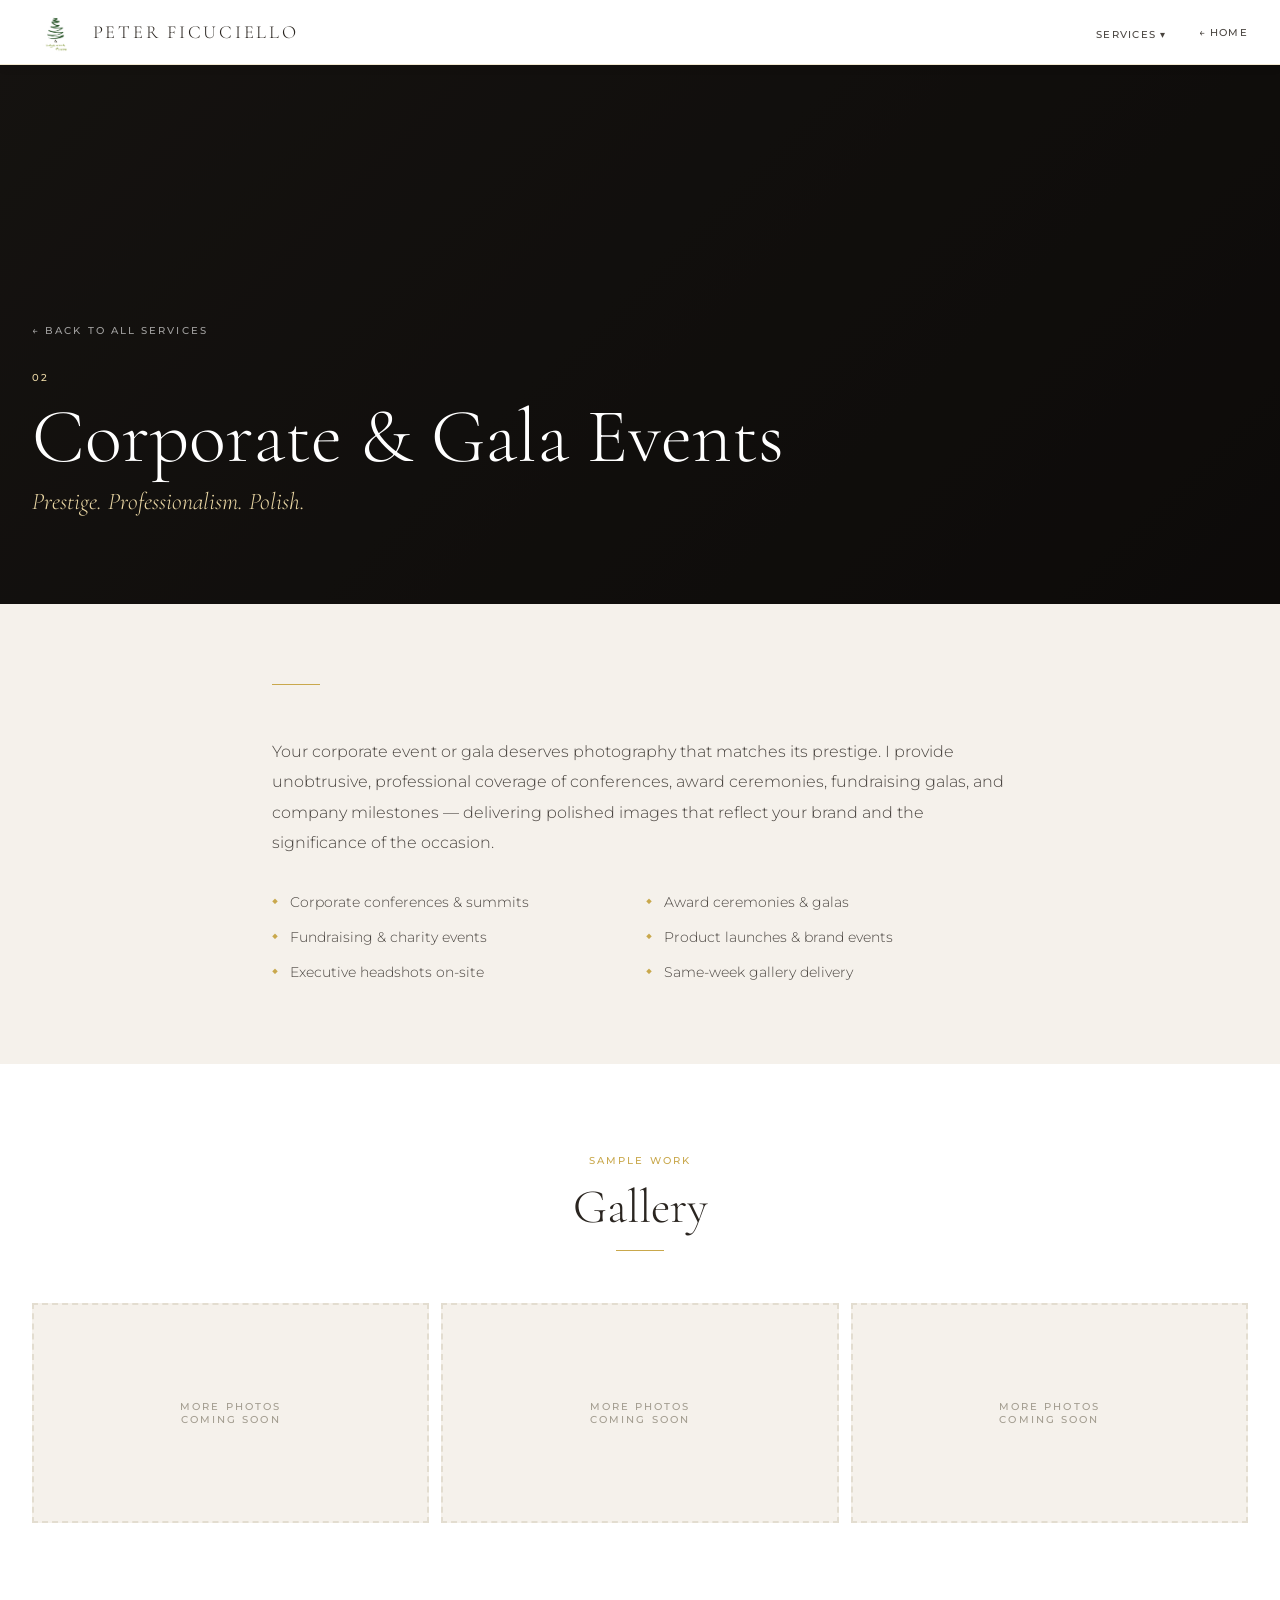
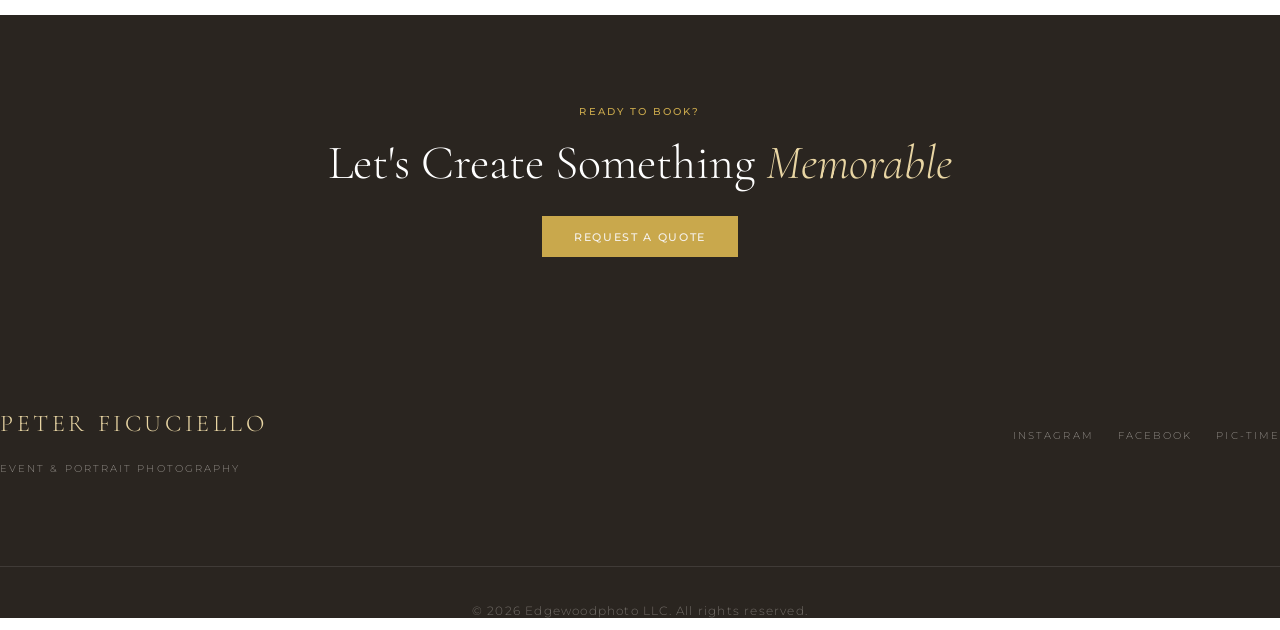
<file: peter-ficuciello-photography-site-final (2)/services/corporate.html>
<!DOCTYPE html>
<html lang="en">
<head>
<meta charset="UTF-8" />
<meta name="viewport" content="width=device-width, initial-scale=1.0" />
<title>Corporate & Gala Events | Peter Ficuciello Photography</title>
<meta name="description" content="Peter Ficuciello Photography — event and portrait photography in New Jersey. Sports, galas, corporate events, milestone celebrations, and senior banners." />
<link rel="stylesheet" href="../styles.css" />
</head>
<body>
  <nav class="site-nav">
    <div class="container bar">
      <a href="../index.html" class="brand">
        <img src="../images/logo.png" alt="Edgewood Photo logo" onerror="this.style.display='none'">
        <span>PETER FICUCIELLO</span>
      </a>
      <div class="nav-links">
        <div class="services-dropdown">
          <button type="button">Services ▾</button>
          <div class="services-dropdown-menu">
          <a href="../services/sports.html">Sports Photography</a>
          <a href="../services/senior-banners.html" class="featured">★ Senior Banners</a>
          <a href="../services/portraits.html">Portrait Sessions</a>
          <a href="../services/corporate.html">Corporate & Gala</a>
          <a href="../services/milestones.html">Milestone Celebrations</a>
          </div>
        </div>
        <a href="../index.html">← Home</a>
      </div>
      <button class="mobile-toggle" onclick="document.getElementById('mobileMenu').classList.toggle('open')" aria-label="Toggle menu">
        <span></span><span></span><span></span>
      </button>
    </div>
    <div class="mobile-menu" id="mobileMenu">
      <div class="container">
        <details>
          <summary class="section-label" style="cursor:pointer;">Services</summary>
          <div style="display:flex;flex-direction:column;gap:0.75rem;margin-top:0.75rem;">
        <a href="../services/sports.html" style="padding-left:1rem;">Sports Photography</a>
        <a href="../services/senior-banners.html" style="padding-left:1rem;">★ Senior Banners</a>
        <a href="../services/portraits.html" style="padding-left:1rem;">Portrait Sessions</a>
        <a href="../services/corporate.html" style="padding-left:1rem;">Corporate & Gala</a>
        <a href="../services/milestones.html" style="padding-left:1rem;">Milestone Celebrations</a>
          </div>
        </details>
        <a href="../index.html">← Back to Home</a>
      </div>
    </div>
  </nav>
  <div class="nav-spacer"></div>

  <section class="svc-hero">
    <div class="svc-hero-overlay"></div>
    <div class="container svc-hero-content">
      <a href="../index.html" class="back-link">&larr; Back to All Services</a>
      <p class="section-label" style="color:var(--gold-light);">02</p>
      <h1 class="svc-title">Corporate & Gala Events</h1>
      <p class="svc-subtitle">Prestige. Professionalism. Polish.</p>
    </div>
  </section>

  <section style="background:var(--cream);padding:5rem 0;">
    <div class="container" style="max-width:800px;">
      <div class="gold-rule" style="margin-bottom:2rem;"></div>
      <p class="svc-desc">Your corporate event or gala deserves photography that matches its prestige. I provide unobtrusive, professional coverage of conferences, award ceremonies, fundraising galas, and company milestones — delivering polished images that reflect your brand and the significance of the occasion.</p>
      <ul class="detail-list">
          <li><span class="diamond">&#9670;</span><p>Corporate conferences & summits</p></li>
          <li><span class="diamond">&#9670;</span><p>Award ceremonies & galas</p></li>
          <li><span class="diamond">&#9670;</span><p>Fundraising & charity events</p></li>
          <li><span class="diamond">&#9670;</span><p>Product launches & brand events</p></li>
          <li><span class="diamond">&#9670;</span><p>Executive headshots on-site</p></li>
          <li><span class="diamond">&#9670;</span><p>Same-week gallery delivery</p></li>
      </ul>
    </div>
  </section>

  <section style="background:white;padding:5rem 0;">
    <div class="container">
      <div class="section-head">
        <p class="section-label">Sample Work</p>
        <h2 class="section-title">Gallery</h2>
        <div class="gold-rule" style="margin:0.75rem auto 0;"></div>
      </div>
      <div class="masonry-grid">
          <div class="masonry-item"><div class="placeholder-tile"><p>More Photos<br>Coming Soon</p></div></div>
          <div class="masonry-item"><div class="placeholder-tile"><p>More Photos<br>Coming Soon</p></div></div>
          <div class="masonry-item"><div class="placeholder-tile"><p>More Photos<br>Coming Soon</p></div></div>
      </div>
    </div>
  </section>

  <section style="background:var(--charcoal);padding:5rem 0;">
    <div class="container" style="text-align:center;">
      <p class="section-label" style="color:var(--gold);margin-bottom:1rem;">Ready to Book?</p>
      <h2 class="cta-title">Let's Create Something <em>Memorable</em></h2>
      <a href="../index.html#contact" class="btn-gold" style="margin-top:1.5rem;display:inline-block;">Request a Quote</a>
    </div>
  </section>
  <footer class="site-footer">
    <div class="container inner">
      <div>
        <p class="brand-name">PETER FICUCIELLO</p>
        <p class="tagline">Event &amp; Portrait Photography</p>
      </div>
      <div class="footer-links">
        <a href="https://www.instagram.com/edgewood_photo" target="_blank" rel="noopener noreferrer">Instagram</a>
        <a href="https://www.facebook.com/edgewoodphoto" target="_blank" rel="noopener noreferrer">Facebook</a>
        <a href="https://edgewoodphoto.pic-time.com/client" target="_blank" rel="noopener noreferrer">Pic-Time</a>
      </div>
    </div>
    <div class="container footer-bottom">
      <p>&copy; 2026 Edgewoodphoto LLC. All rights reserved.</p>
    </div>
  </footer>

</body>
</html>
</file>
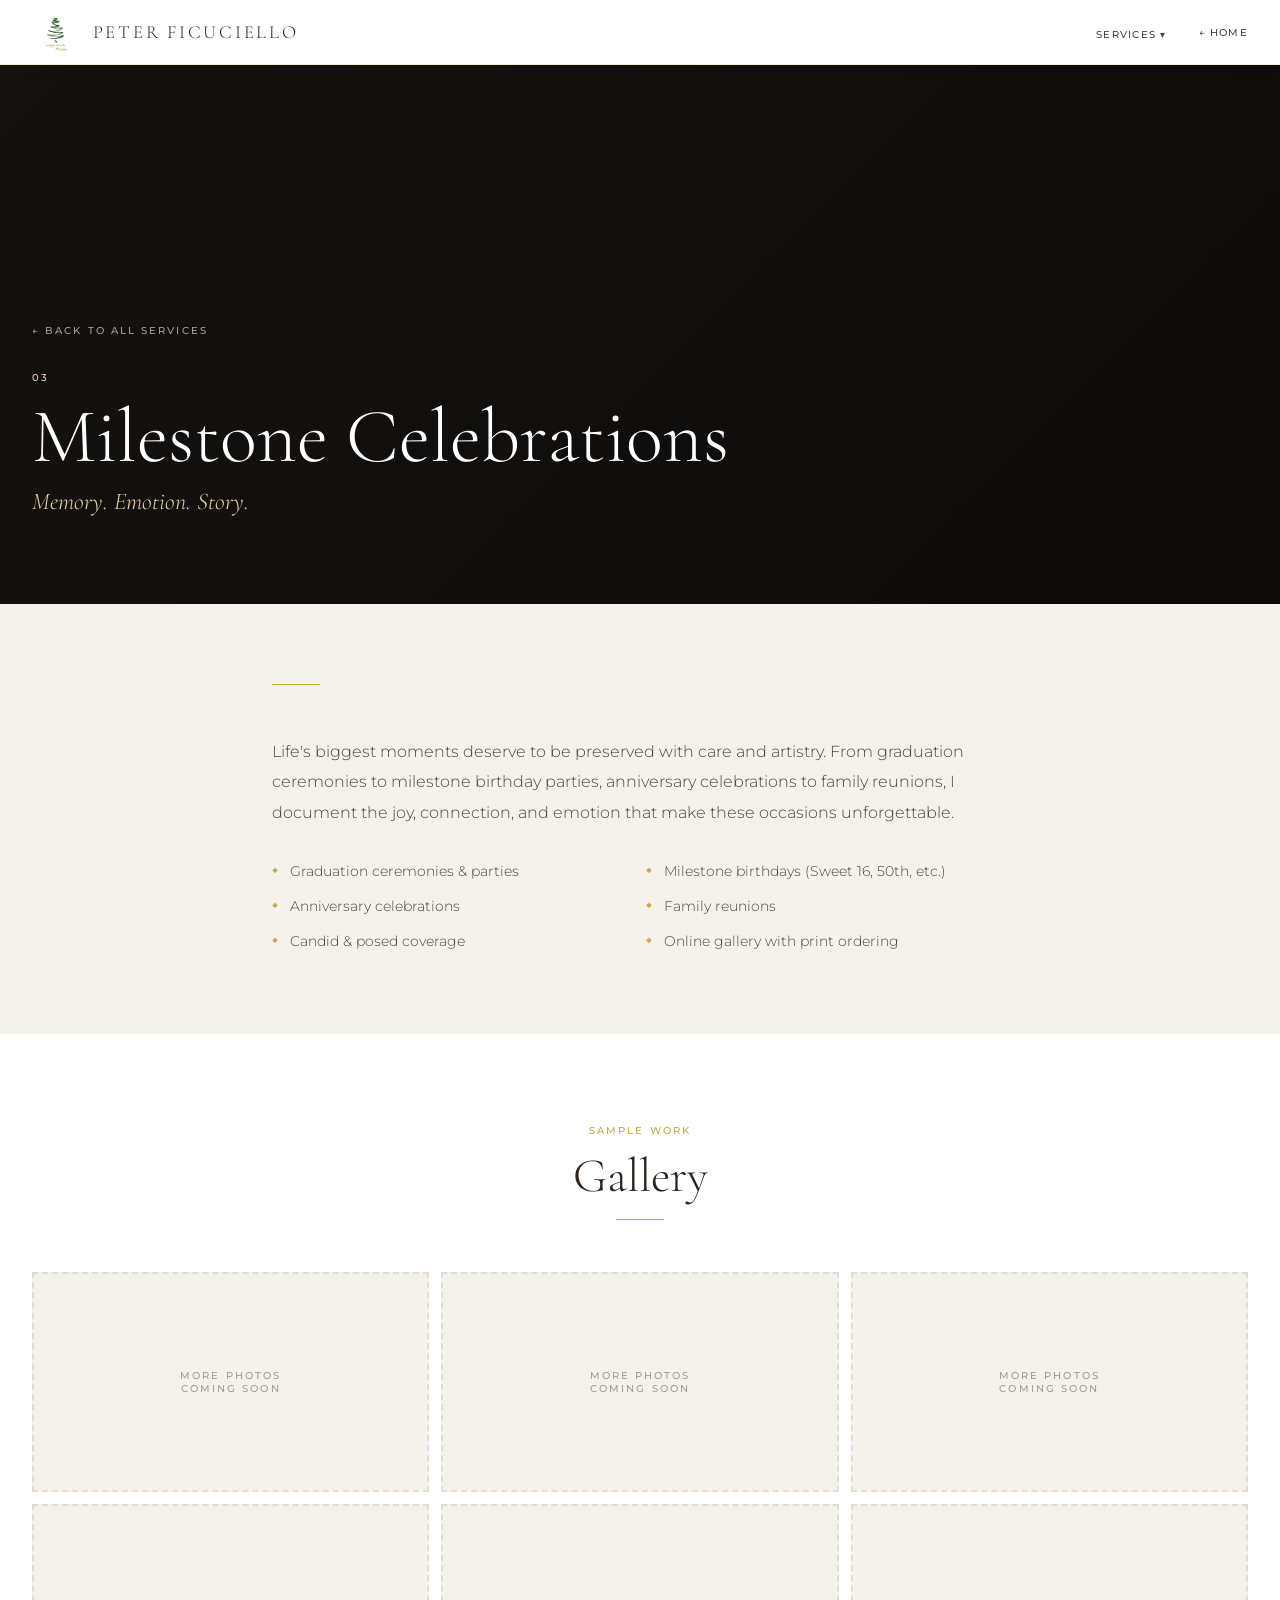
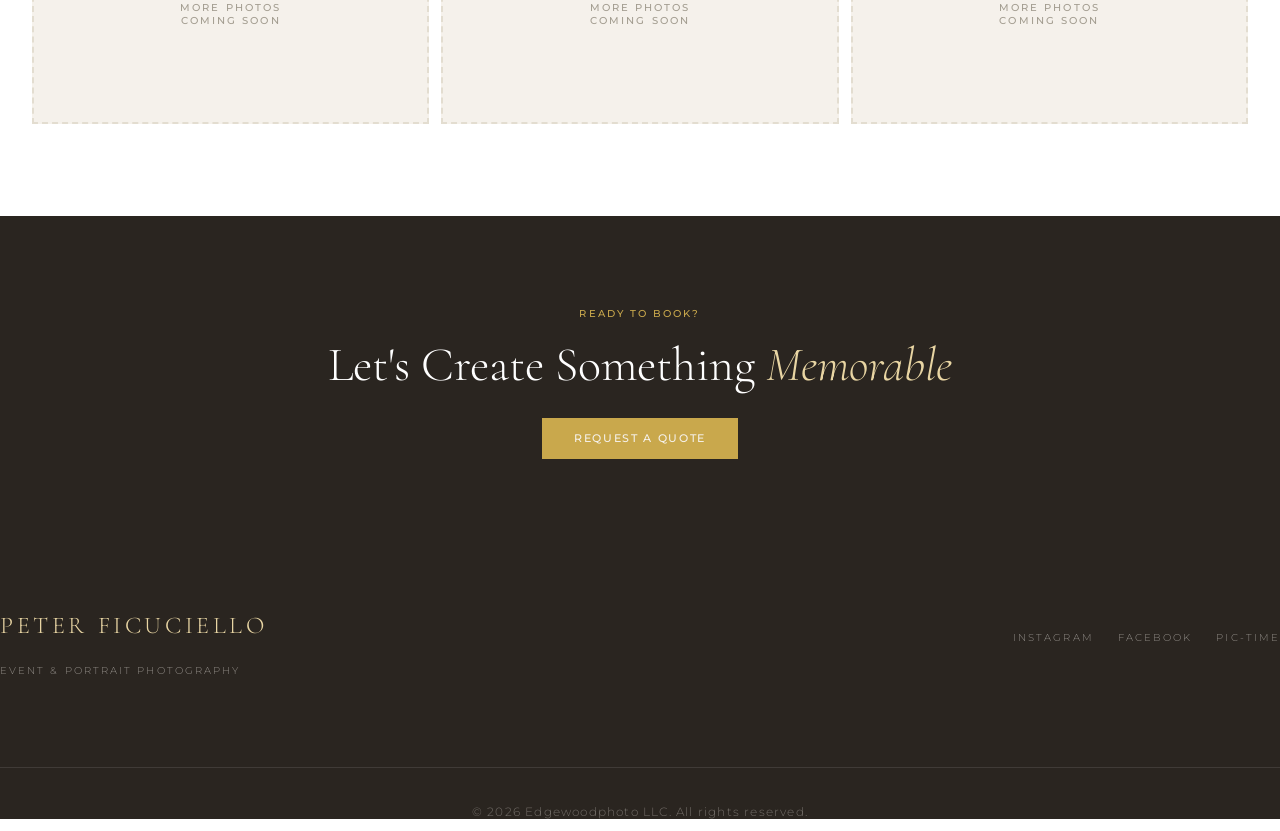
<file: peter-ficuciello-photography-site-final (2)/services/milestones.html>
<!DOCTYPE html>
<html lang="en">
<head>
<meta charset="UTF-8" />
<meta name="viewport" content="width=device-width, initial-scale=1.0" />
<title>Milestone Celebrations | Peter Ficuciello Photography</title>
<meta name="description" content="Peter Ficuciello Photography — event and portrait photography in New Jersey. Sports, galas, corporate events, milestone celebrations, and senior banners." />
<link rel="stylesheet" href="../styles.css" />
</head>
<body>
  <nav class="site-nav">
    <div class="container bar">
      <a href="../index.html" class="brand">
        <img src="../images/logo.png" alt="Edgewood Photo logo" onerror="this.style.display='none'">
        <span>PETER FICUCIELLO</span>
      </a>
      <div class="nav-links">
        <div class="services-dropdown">
          <button type="button">Services ▾</button>
          <div class="services-dropdown-menu">
          <a href="../services/sports.html">Sports Photography</a>
          <a href="../services/senior-banners.html" class="featured">★ Senior Banners</a>
          <a href="../services/portraits.html">Portrait Sessions</a>
          <a href="../services/corporate.html">Corporate & Gala</a>
          <a href="../services/milestones.html">Milestone Celebrations</a>
          </div>
        </div>
        <a href="../index.html">← Home</a>
      </div>
      <button class="mobile-toggle" onclick="document.getElementById('mobileMenu').classList.toggle('open')" aria-label="Toggle menu">
        <span></span><span></span><span></span>
      </button>
    </div>
    <div class="mobile-menu" id="mobileMenu">
      <div class="container">
        <details>
          <summary class="section-label" style="cursor:pointer;">Services</summary>
          <div style="display:flex;flex-direction:column;gap:0.75rem;margin-top:0.75rem;">
        <a href="../services/sports.html" style="padding-left:1rem;">Sports Photography</a>
        <a href="../services/senior-banners.html" style="padding-left:1rem;">★ Senior Banners</a>
        <a href="../services/portraits.html" style="padding-left:1rem;">Portrait Sessions</a>
        <a href="../services/corporate.html" style="padding-left:1rem;">Corporate & Gala</a>
        <a href="../services/milestones.html" style="padding-left:1rem;">Milestone Celebrations</a>
          </div>
        </details>
        <a href="../index.html">← Back to Home</a>
      </div>
    </div>
  </nav>
  <div class="nav-spacer"></div>

  <section class="svc-hero">
    <div class="svc-hero-overlay"></div>
    <div class="container svc-hero-content">
      <a href="../index.html" class="back-link">&larr; Back to All Services</a>
      <p class="section-label" style="color:var(--gold-light);">03</p>
      <h1 class="svc-title">Milestone Celebrations</h1>
      <p class="svc-subtitle">Memory. Emotion. Story.</p>
    </div>
  </section>

  <section style="background:var(--cream);padding:5rem 0;">
    <div class="container" style="max-width:800px;">
      <div class="gold-rule" style="margin-bottom:2rem;"></div>
      <p class="svc-desc">Life's biggest moments deserve to be preserved with care and artistry. From graduation ceremonies to milestone birthday parties, anniversary celebrations to family reunions, I document the joy, connection, and emotion that make these occasions unforgettable.</p>
      <ul class="detail-list">
          <li><span class="diamond">&#9670;</span><p>Graduation ceremonies & parties</p></li>
          <li><span class="diamond">&#9670;</span><p>Milestone birthdays (Sweet 16, 50th, etc.)</p></li>
          <li><span class="diamond">&#9670;</span><p>Anniversary celebrations</p></li>
          <li><span class="diamond">&#9670;</span><p>Family reunions</p></li>
          <li><span class="diamond">&#9670;</span><p>Candid & posed coverage</p></li>
          <li><span class="diamond">&#9670;</span><p>Online gallery with print ordering</p></li>
      </ul>
    </div>
  </section>

  <section style="background:white;padding:5rem 0;">
    <div class="container">
      <div class="section-head">
        <p class="section-label">Sample Work</p>
        <h2 class="section-title">Gallery</h2>
        <div class="gold-rule" style="margin:0.75rem auto 0;"></div>
      </div>
      <div class="masonry-grid">
          <div class="masonry-item"><div class="placeholder-tile"><p>More Photos<br>Coming Soon</p></div></div>
          <div class="masonry-item"><div class="placeholder-tile"><p>More Photos<br>Coming Soon</p></div></div>
          <div class="masonry-item"><div class="placeholder-tile"><p>More Photos<br>Coming Soon</p></div></div>
          <div class="masonry-item"><div class="placeholder-tile"><p>More Photos<br>Coming Soon</p></div></div>
          <div class="masonry-item"><div class="placeholder-tile"><p>More Photos<br>Coming Soon</p></div></div>
          <div class="masonry-item"><div class="placeholder-tile"><p>More Photos<br>Coming Soon</p></div></div>
      </div>
    </div>
  </section>

  <section style="background:var(--charcoal);padding:5rem 0;">
    <div class="container" style="text-align:center;">
      <p class="section-label" style="color:var(--gold);margin-bottom:1rem;">Ready to Book?</p>
      <h2 class="cta-title">Let's Create Something <em>Memorable</em></h2>
      <a href="../index.html#contact" class="btn-gold" style="margin-top:1.5rem;display:inline-block;">Request a Quote</a>
    </div>
  </section>
  <footer class="site-footer">
    <div class="container inner">
      <div>
        <p class="brand-name">PETER FICUCIELLO</p>
        <p class="tagline">Event &amp; Portrait Photography</p>
      </div>
      <div class="footer-links">
        <a href="https://www.instagram.com/edgewood_photo" target="_blank" rel="noopener noreferrer">Instagram</a>
        <a href="https://www.facebook.com/edgewoodphoto" target="_blank" rel="noopener noreferrer">Facebook</a>
        <a href="https://edgewoodphoto.pic-time.com/client" target="_blank" rel="noopener noreferrer">Pic-Time</a>
      </div>
    </div>
    <div class="container footer-bottom">
      <p>&copy; 2026 Edgewoodphoto LLC. All rights reserved.</p>
    </div>
  </footer>

</body>
</html>
</file>
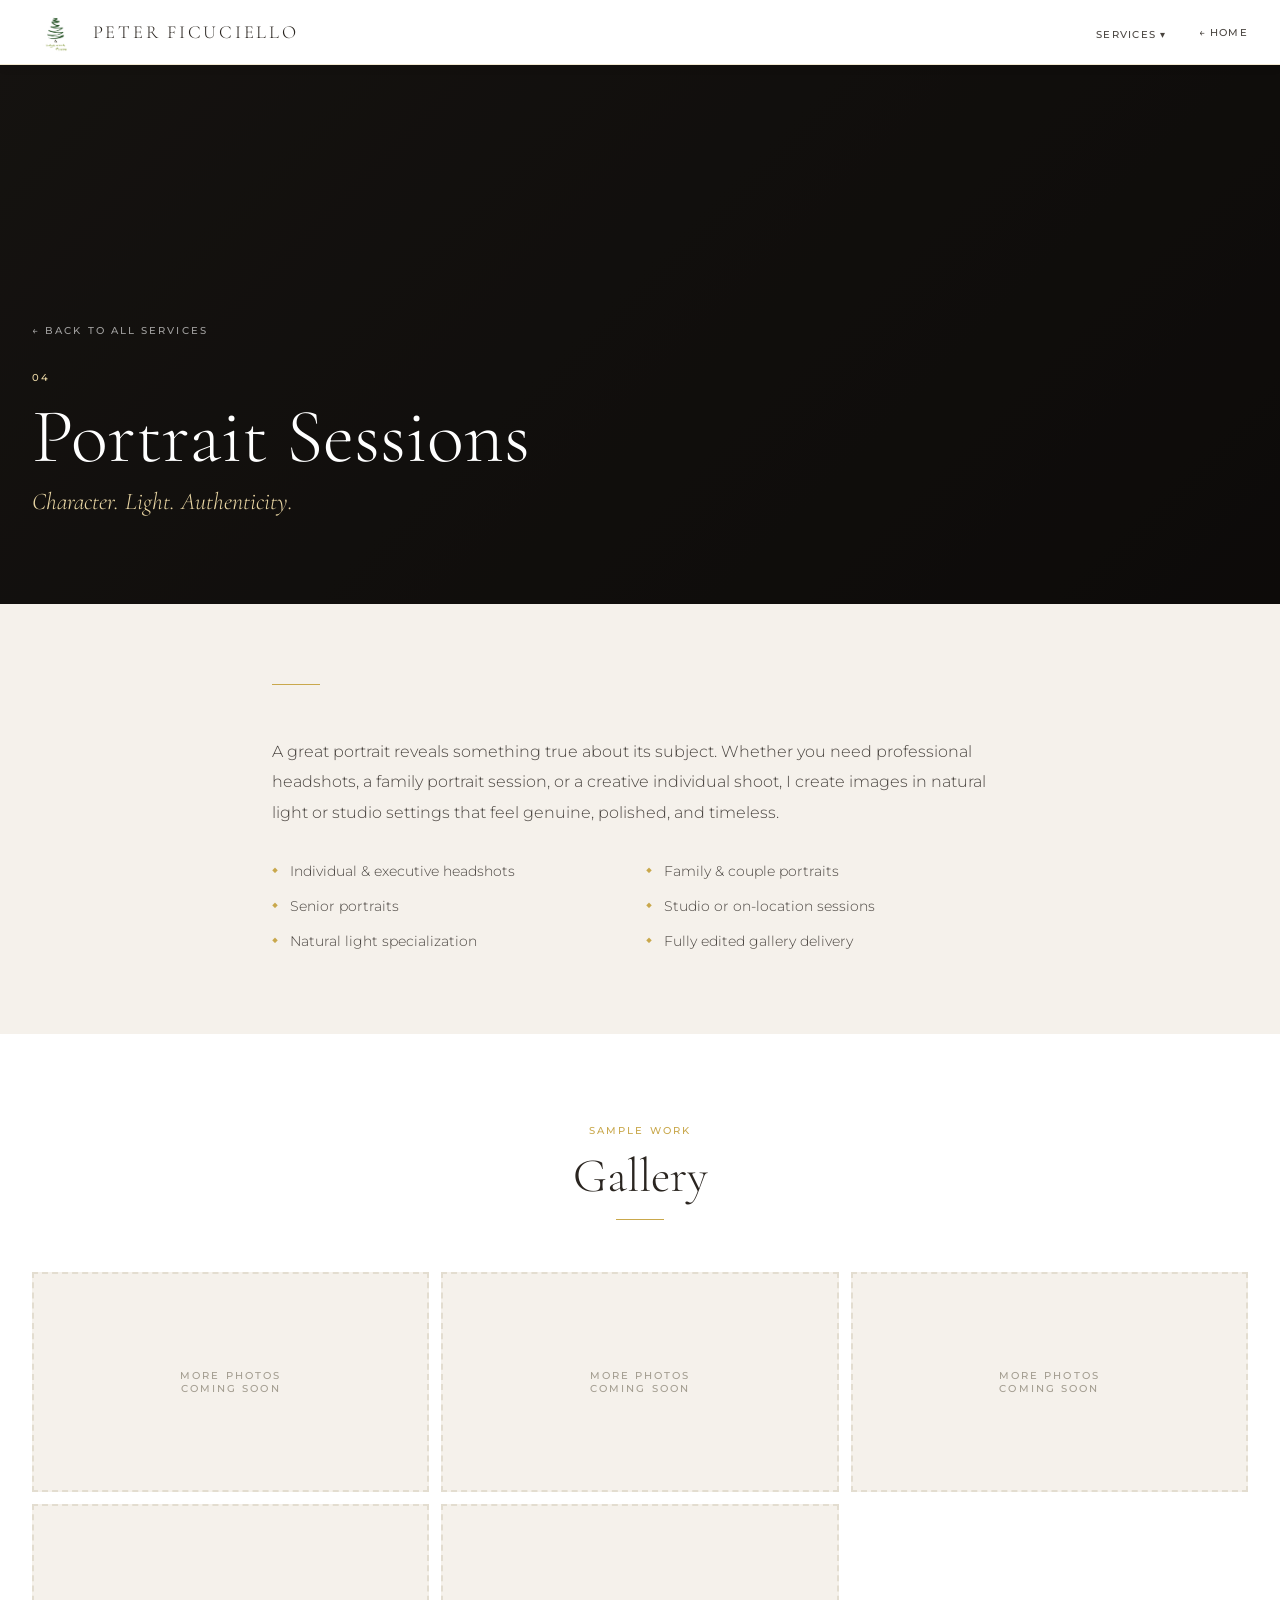
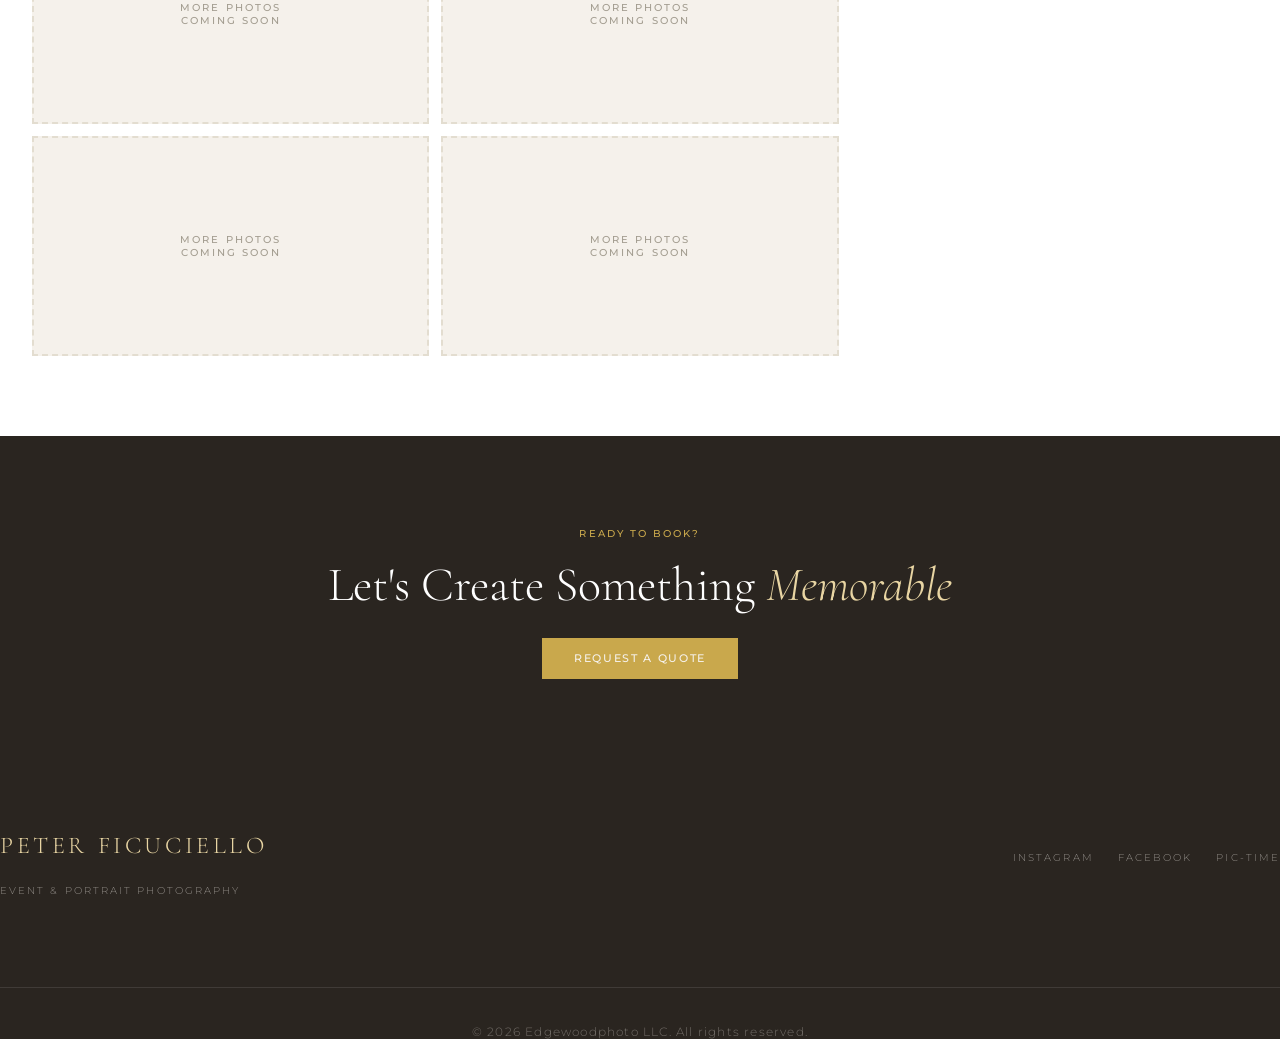
<file: peter-ficuciello-photography-site-final (2)/services/portraits.html>
<!DOCTYPE html>
<html lang="en">
<head>
<meta charset="UTF-8" />
<meta name="viewport" content="width=device-width, initial-scale=1.0" />
<title>Portrait Sessions | Peter Ficuciello Photography</title>
<meta name="description" content="Peter Ficuciello Photography — event and portrait photography in New Jersey. Sports, galas, corporate events, milestone celebrations, and senior banners." />
<link rel="stylesheet" href="../styles.css" />
</head>
<body>
  <nav class="site-nav">
    <div class="container bar">
      <a href="../index.html" class="brand">
        <img src="../images/logo.png" alt="Edgewood Photo logo" onerror="this.style.display='none'">
        <span>PETER FICUCIELLO</span>
      </a>
      <div class="nav-links">
        <div class="services-dropdown">
          <button type="button">Services ▾</button>
          <div class="services-dropdown-menu">
          <a href="../services/sports.html">Sports Photography</a>
          <a href="../services/senior-banners.html" class="featured">★ Senior Banners</a>
          <a href="../services/portraits.html">Portrait Sessions</a>
          <a href="../services/corporate.html">Corporate & Gala</a>
          <a href="../services/milestones.html">Milestone Celebrations</a>
          </div>
        </div>
        <a href="../index.html">← Home</a>
      </div>
      <button class="mobile-toggle" onclick="document.getElementById('mobileMenu').classList.toggle('open')" aria-label="Toggle menu">
        <span></span><span></span><span></span>
      </button>
    </div>
    <div class="mobile-menu" id="mobileMenu">
      <div class="container">
        <details>
          <summary class="section-label" style="cursor:pointer;">Services</summary>
          <div style="display:flex;flex-direction:column;gap:0.75rem;margin-top:0.75rem;">
        <a href="../services/sports.html" style="padding-left:1rem;">Sports Photography</a>
        <a href="../services/senior-banners.html" style="padding-left:1rem;">★ Senior Banners</a>
        <a href="../services/portraits.html" style="padding-left:1rem;">Portrait Sessions</a>
        <a href="../services/corporate.html" style="padding-left:1rem;">Corporate & Gala</a>
        <a href="../services/milestones.html" style="padding-left:1rem;">Milestone Celebrations</a>
          </div>
        </details>
        <a href="../index.html">← Back to Home</a>
      </div>
    </div>
  </nav>
  <div class="nav-spacer"></div>

  <section class="svc-hero">
    <div class="svc-hero-overlay"></div>
    <div class="container svc-hero-content">
      <a href="../index.html" class="back-link">&larr; Back to All Services</a>
      <p class="section-label" style="color:var(--gold-light);">04</p>
      <h1 class="svc-title">Portrait Sessions</h1>
      <p class="svc-subtitle">Character. Light. Authenticity.</p>
    </div>
  </section>

  <section style="background:var(--cream);padding:5rem 0;">
    <div class="container" style="max-width:800px;">
      <div class="gold-rule" style="margin-bottom:2rem;"></div>
      <p class="svc-desc">A great portrait reveals something true about its subject. Whether you need professional headshots, a family portrait session, or a creative individual shoot, I create images in natural light or studio settings that feel genuine, polished, and timeless.</p>
      <ul class="detail-list">
          <li><span class="diamond">&#9670;</span><p>Individual & executive headshots</p></li>
          <li><span class="diamond">&#9670;</span><p>Family & couple portraits</p></li>
          <li><span class="diamond">&#9670;</span><p>Senior portraits</p></li>
          <li><span class="diamond">&#9670;</span><p>Studio or on-location sessions</p></li>
          <li><span class="diamond">&#9670;</span><p>Natural light specialization</p></li>
          <li><span class="diamond">&#9670;</span><p>Fully edited gallery delivery</p></li>
      </ul>
    </div>
  </section>

  <section style="background:white;padding:5rem 0;">
    <div class="container">
      <div class="section-head">
        <p class="section-label">Sample Work</p>
        <h2 class="section-title">Gallery</h2>
        <div class="gold-rule" style="margin:0.75rem auto 0;"></div>
      </div>
      <div class="masonry-grid">
          <div class="masonry-item"><div class="placeholder-tile"><p>More Photos<br>Coming Soon</p></div></div>
          <div class="masonry-item"><div class="placeholder-tile"><p>More Photos<br>Coming Soon</p></div></div>
          <div class="masonry-item"><div class="placeholder-tile"><p>More Photos<br>Coming Soon</p></div></div>
          <div class="masonry-item"><div class="placeholder-tile"><p>More Photos<br>Coming Soon</p></div></div>
          <div class="masonry-item"><div class="placeholder-tile"><p>More Photos<br>Coming Soon</p></div></div>
          <div class="masonry-item"><div class="placeholder-tile"><p>More Photos<br>Coming Soon</p></div></div>
          <div class="masonry-item"><div class="placeholder-tile"><p>More Photos<br>Coming Soon</p></div></div>
      </div>
    </div>
  </section>

  <section style="background:var(--charcoal);padding:5rem 0;">
    <div class="container" style="text-align:center;">
      <p class="section-label" style="color:var(--gold);margin-bottom:1rem;">Ready to Book?</p>
      <h2 class="cta-title">Let's Create Something <em>Memorable</em></h2>
      <a href="../index.html#contact" class="btn-gold" style="margin-top:1.5rem;display:inline-block;">Request a Quote</a>
    </div>
  </section>
  <footer class="site-footer">
    <div class="container inner">
      <div>
        <p class="brand-name">PETER FICUCIELLO</p>
        <p class="tagline">Event &amp; Portrait Photography</p>
      </div>
      <div class="footer-links">
        <a href="https://www.instagram.com/edgewood_photo" target="_blank" rel="noopener noreferrer">Instagram</a>
        <a href="https://www.facebook.com/edgewoodphoto" target="_blank" rel="noopener noreferrer">Facebook</a>
        <a href="https://edgewoodphoto.pic-time.com/client" target="_blank" rel="noopener noreferrer">Pic-Time</a>
      </div>
    </div>
    <div class="container footer-bottom">
      <p>&copy; 2026 Edgewoodphoto LLC. All rights reserved.</p>
    </div>
  </footer>

</body>
</html>
</file>
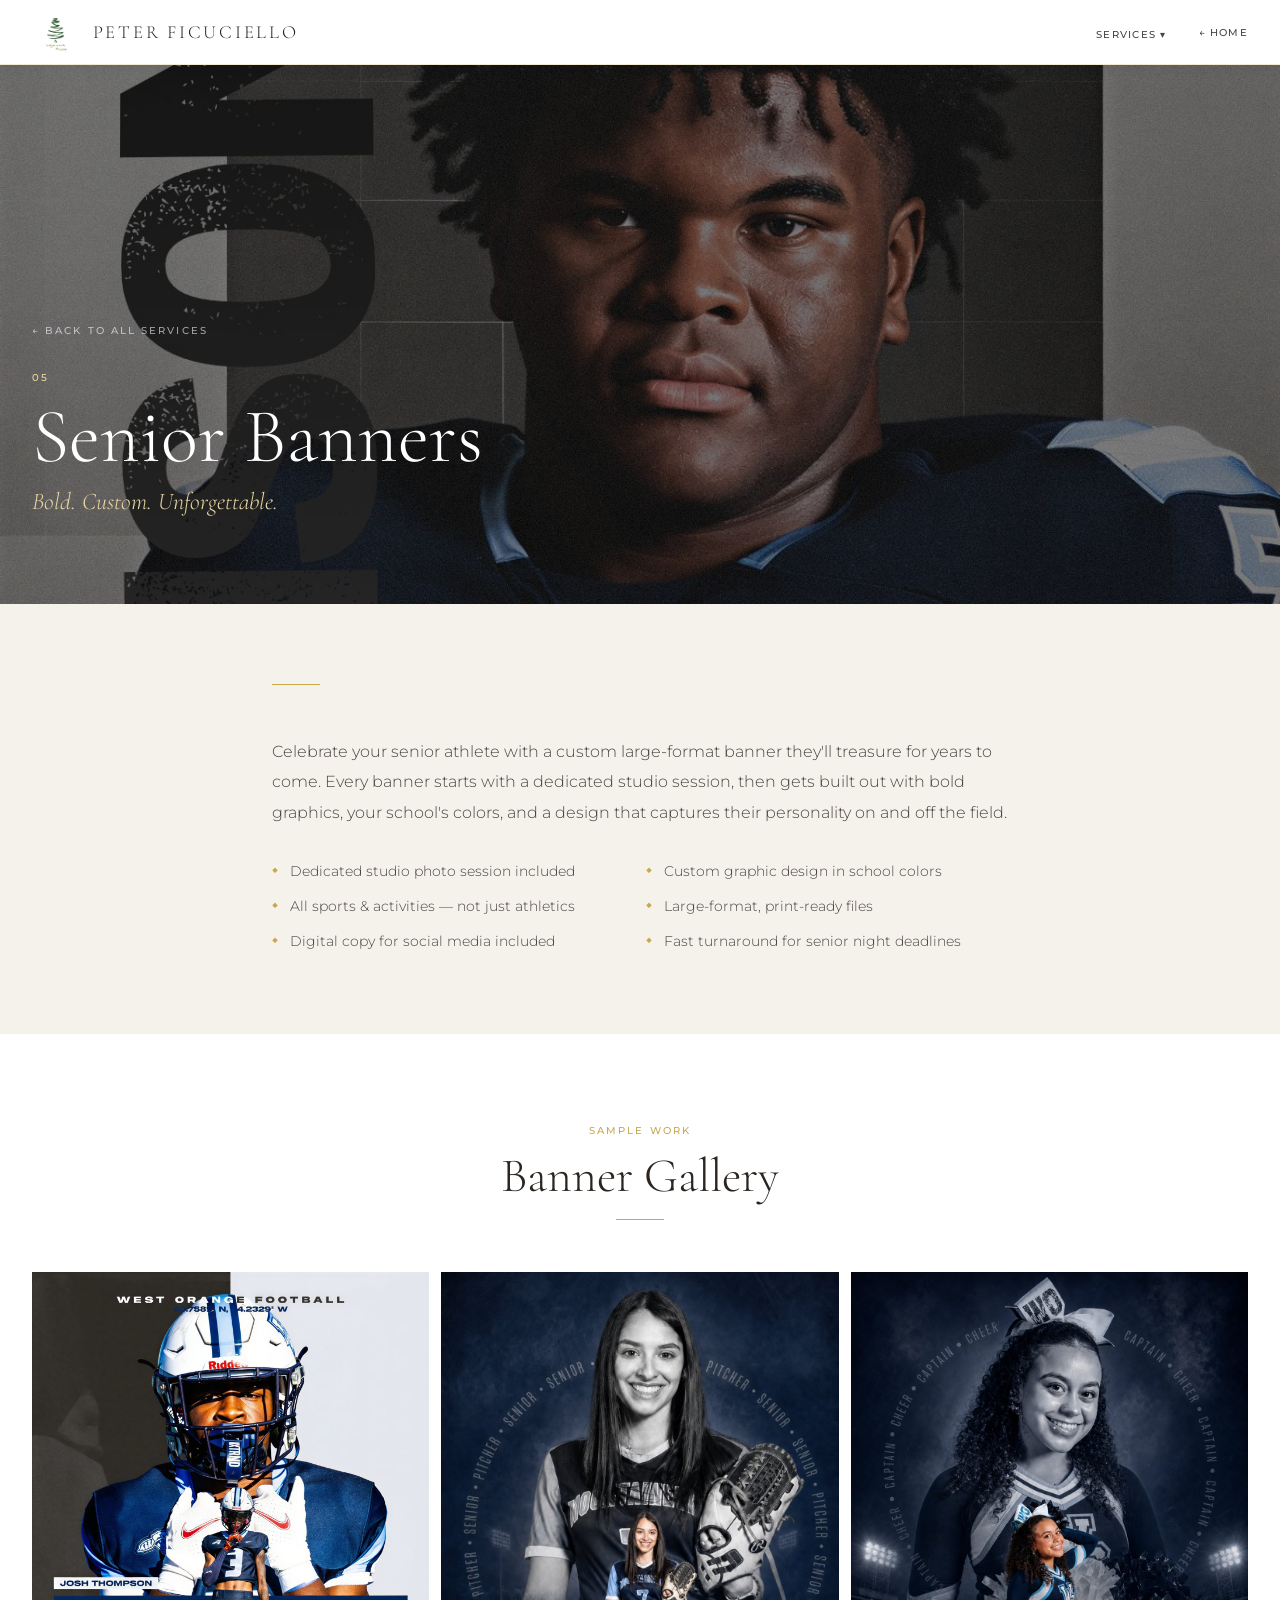
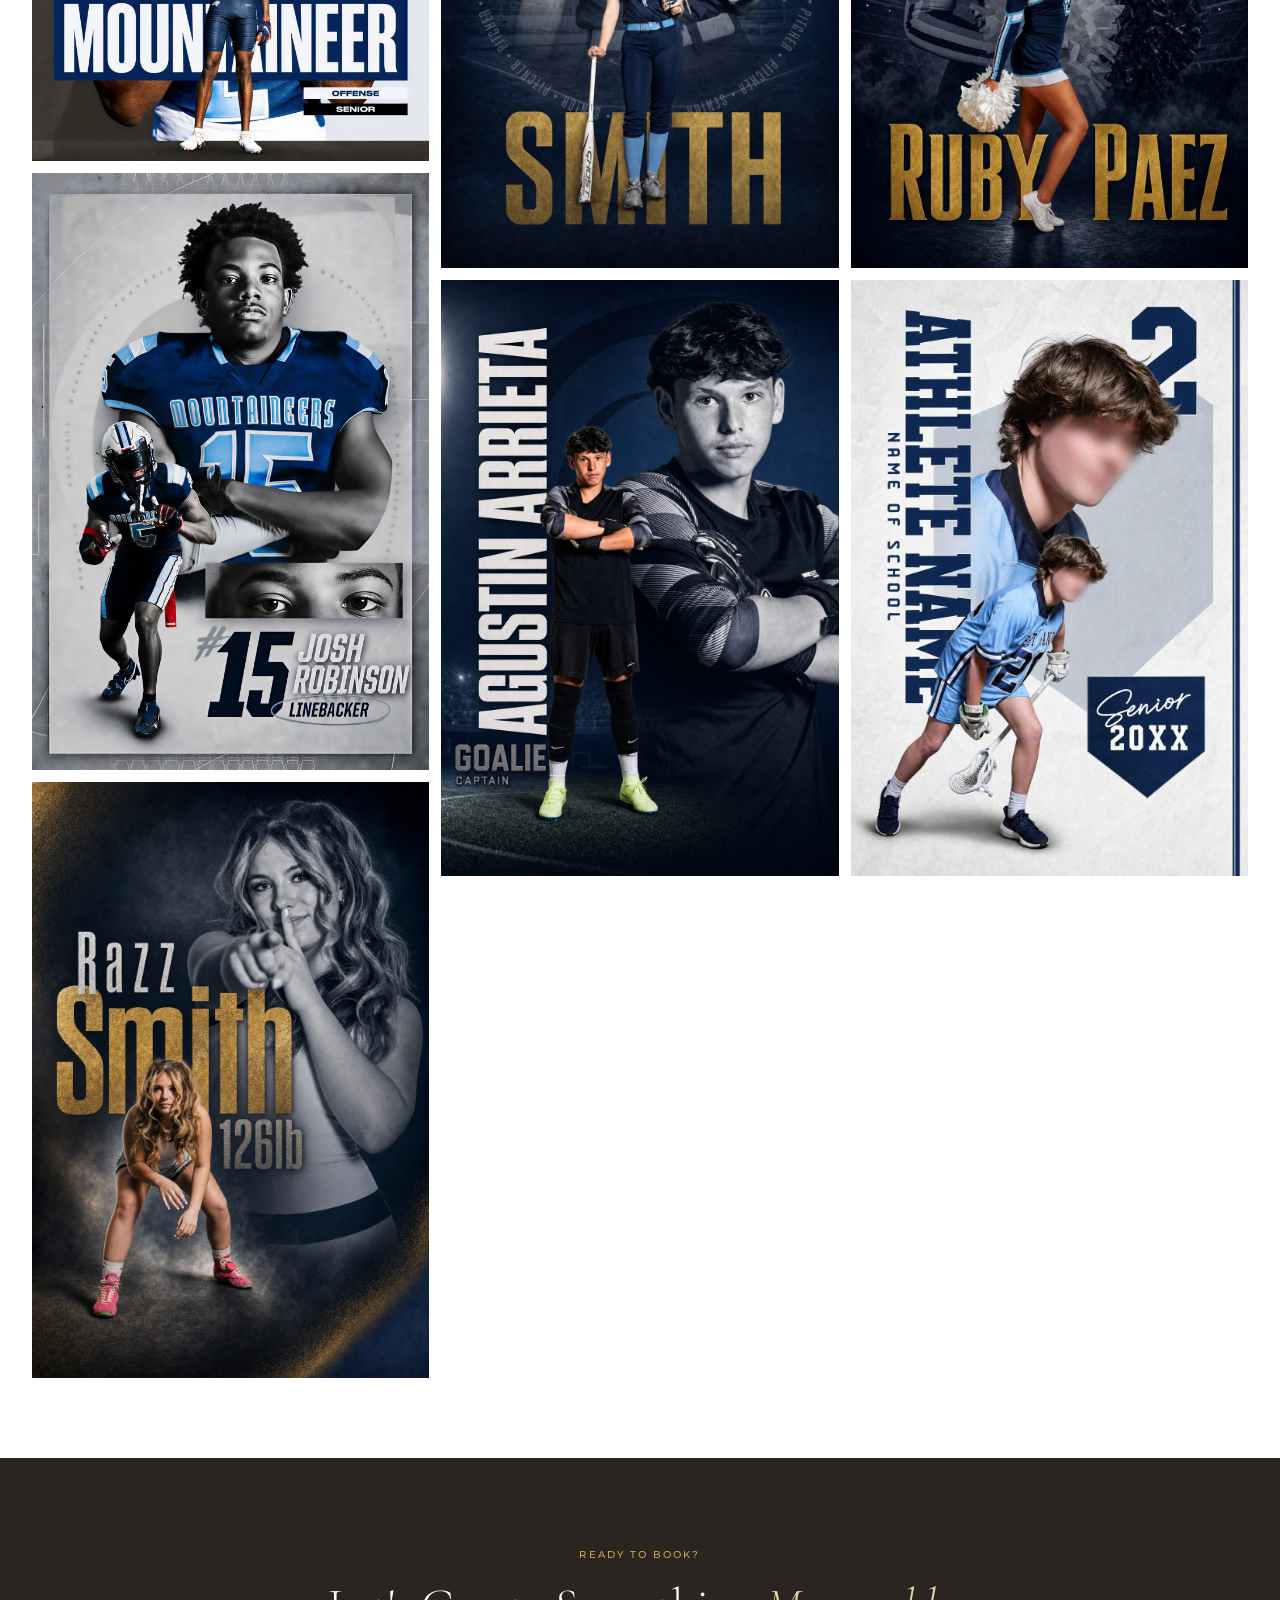
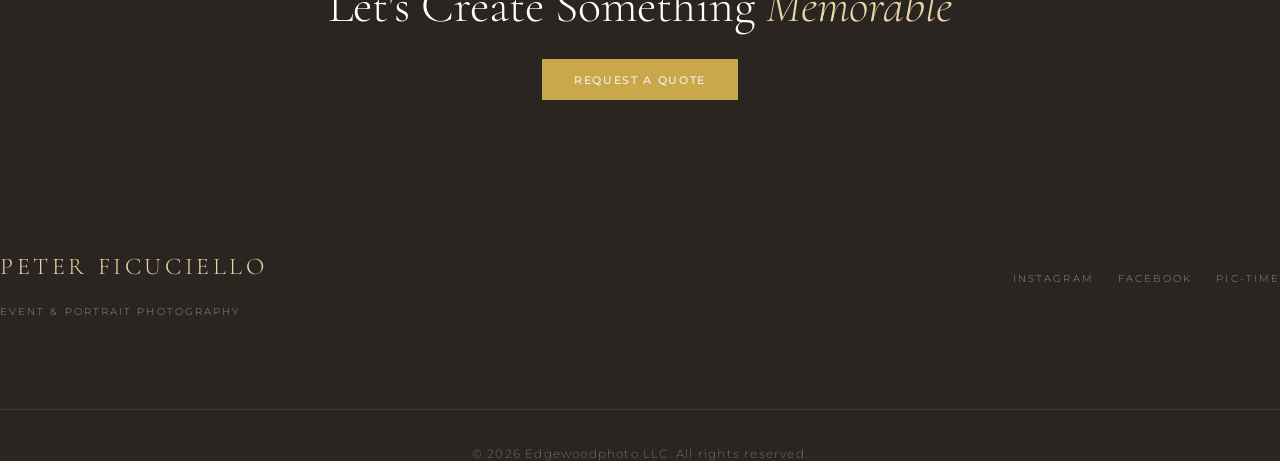
<file: peter-ficuciello-photography-site-final (2)/services/senior-banners.html>
<!DOCTYPE html>
<html lang="en">
<head>
<meta charset="UTF-8" />
<meta name="viewport" content="width=device-width, initial-scale=1.0" />
<title>Senior Banners | Peter Ficuciello Photography</title>
<meta name="description" content="Peter Ficuciello Photography — event and portrait photography in New Jersey. Sports, galas, corporate events, milestone celebrations, and senior banners." />
<link rel="stylesheet" href="../styles.css" />
</head>
<body>
  <nav class="site-nav">
    <div class="container bar">
      <a href="../index.html" class="brand">
        <img src="../images/logo.png" alt="Edgewood Photo logo" onerror="this.style.display='none'">
        <span>PETER FICUCIELLO</span>
      </a>
      <div class="nav-links">
        <div class="services-dropdown">
          <button type="button">Services ▾</button>
          <div class="services-dropdown-menu">
          <a href="../services/sports.html">Sports Photography</a>
          <a href="../services/senior-banners.html" class="featured">★ Senior Banners</a>
          <a href="../services/portraits.html">Portrait Sessions</a>
          <a href="../services/corporate.html">Corporate & Gala</a>
          <a href="../services/milestones.html">Milestone Celebrations</a>
          </div>
        </div>
        <a href="../index.html">← Home</a>
      </div>
      <button class="mobile-toggle" onclick="document.getElementById('mobileMenu').classList.toggle('open')" aria-label="Toggle menu">
        <span></span><span></span><span></span>
      </button>
    </div>
    <div class="mobile-menu" id="mobileMenu">
      <div class="container">
        <details>
          <summary class="section-label" style="cursor:pointer;">Services</summary>
          <div style="display:flex;flex-direction:column;gap:0.75rem;margin-top:0.75rem;">
        <a href="../services/sports.html" style="padding-left:1rem;">Sports Photography</a>
        <a href="../services/senior-banners.html" style="padding-left:1rem;">★ Senior Banners</a>
        <a href="../services/portraits.html" style="padding-left:1rem;">Portrait Sessions</a>
        <a href="../services/corporate.html" style="padding-left:1rem;">Corporate & Gala</a>
        <a href="../services/milestones.html" style="padding-left:1rem;">Milestone Celebrations</a>
          </div>
        </details>
        <a href="../index.html">← Back to Home</a>
      </div>
    </div>
  </nav>
  <div class="nav-spacer"></div>

  <section class="svc-hero" style="background-image:url('../images/hero-banner-source.jpg');background-position:center 22%;">
    <div class="svc-hero-overlay"></div>
    <div class="container svc-hero-content">
      <a href="../index.html" class="back-link">&larr; Back to All Services</a>
      <p class="section-label" style="color:var(--gold-light);">05</p>
      <h1 class="svc-title">Senior Banners</h1>
      <p class="svc-subtitle">Bold. Custom. Unforgettable.</p>
    </div>
  </section>

  <section style="background:var(--cream);padding:5rem 0;">
    <div class="container" style="max-width:800px;">
      <div class="gold-rule" style="margin-bottom:2rem;"></div>
      <p class="svc-desc">Celebrate your senior athlete with a custom large-format banner they'll treasure for years to come. Every banner starts with a dedicated studio session, then gets built out with bold graphics, your school's colors, and a design that captures their personality on and off the field.</p>
      <ul class="detail-list">
        <li><span class="diamond">&#9670;</span><p>Dedicated studio photo session included</p></li>
        <li><span class="diamond">&#9670;</span><p>Custom graphic design in school colors</p></li>
        <li><span class="diamond">&#9670;</span><p>All sports &amp; activities — not just athletics</p></li>
        <li><span class="diamond">&#9670;</span><p>Large-format, print-ready files</p></li>
        <li><span class="diamond">&#9670;</span><p>Digital copy for social media included</p></li>
        <li><span class="diamond">&#9670;</span><p>Fast turnaround for senior night deadlines</p></li>
      </ul>
    </div>
  </section>

  <section style="background:white;padding:5rem 0;">
    <div class="container">
      <div class="section-head">
        <p class="section-label">Sample Work</p>
        <h2 class="section-title">Banner Gallery</h2>
        <div class="gold-rule" style="margin:0.75rem auto 0;"></div>
      </div>
      <div class="masonry-grid">
          <div class="masonry-item"><img src="../images/mountaineer_banner_v1.jpg" alt="West Orange Football — Josh Thompson" loading="lazy"></div>
          <div class="masonry-item"><img src="../images/josh_robinson_graphic_v8.jpg" alt="Football — Josh Robinson, #15 Linebacker" loading="lazy"></div>
          <div class="masonry-item"><img src="../images/razz_smith_126lb_banner.jpg" alt="Wrestling — Razz Smith, 126lb" loading="lazy"></div>
          <div class="masonry-item"><img src="../images/smith_pitcher_senior_banner.jpg" alt="Softball — Smith, Pitcher" loading="lazy"></div>
          <div class="masonry-item"><img src="../images/agustin_arrieta_goalie_captain_banner.jpg" alt="Soccer — Agustin Arrieta, Goalie Captain" loading="lazy"></div>
          <div class="masonry-item"><img src="../images/ruby_paez_cheer_banner.jpg" alt="Cheer — Ruby Paez, Captain" loading="lazy"></div>
          <div class="masonry-item"><img src="../images/lacrosse_senior_banner_vertical.jpg" alt="Lacrosse — Banner Template Sample" loading="lazy"></div>
      </div>
    </div>
  </section>

  <section style="background:var(--charcoal);padding:5rem 0;">
    <div class="container" style="text-align:center;">
      <p class="section-label" style="color:var(--gold);margin-bottom:1rem;">Ready to Book?</p>
      <h2 class="cta-title">Let's Create Something <em>Memorable</em></h2>
      <a href="../index.html#contact" class="btn-gold" style="margin-top:1.5rem;display:inline-block;">Request a Quote</a>
    </div>
  </section>
  <footer class="site-footer">
    <div class="container inner">
      <div>
        <p class="brand-name">PETER FICUCIELLO</p>
        <p class="tagline">Event &amp; Portrait Photography</p>
      </div>
      <div class="footer-links">
        <a href="https://www.instagram.com/edgewood_photo" target="_blank" rel="noopener noreferrer">Instagram</a>
        <a href="https://www.facebook.com/edgewoodphoto" target="_blank" rel="noopener noreferrer">Facebook</a>
        <a href="https://edgewoodphoto.pic-time.com/client" target="_blank" rel="noopener noreferrer">Pic-Time</a>
      </div>
    </div>
    <div class="container footer-bottom">
      <p>&copy; 2026 Edgewoodphoto LLC. All rights reserved.</p>
    </div>
  </footer>

</body>
</html>
</file>
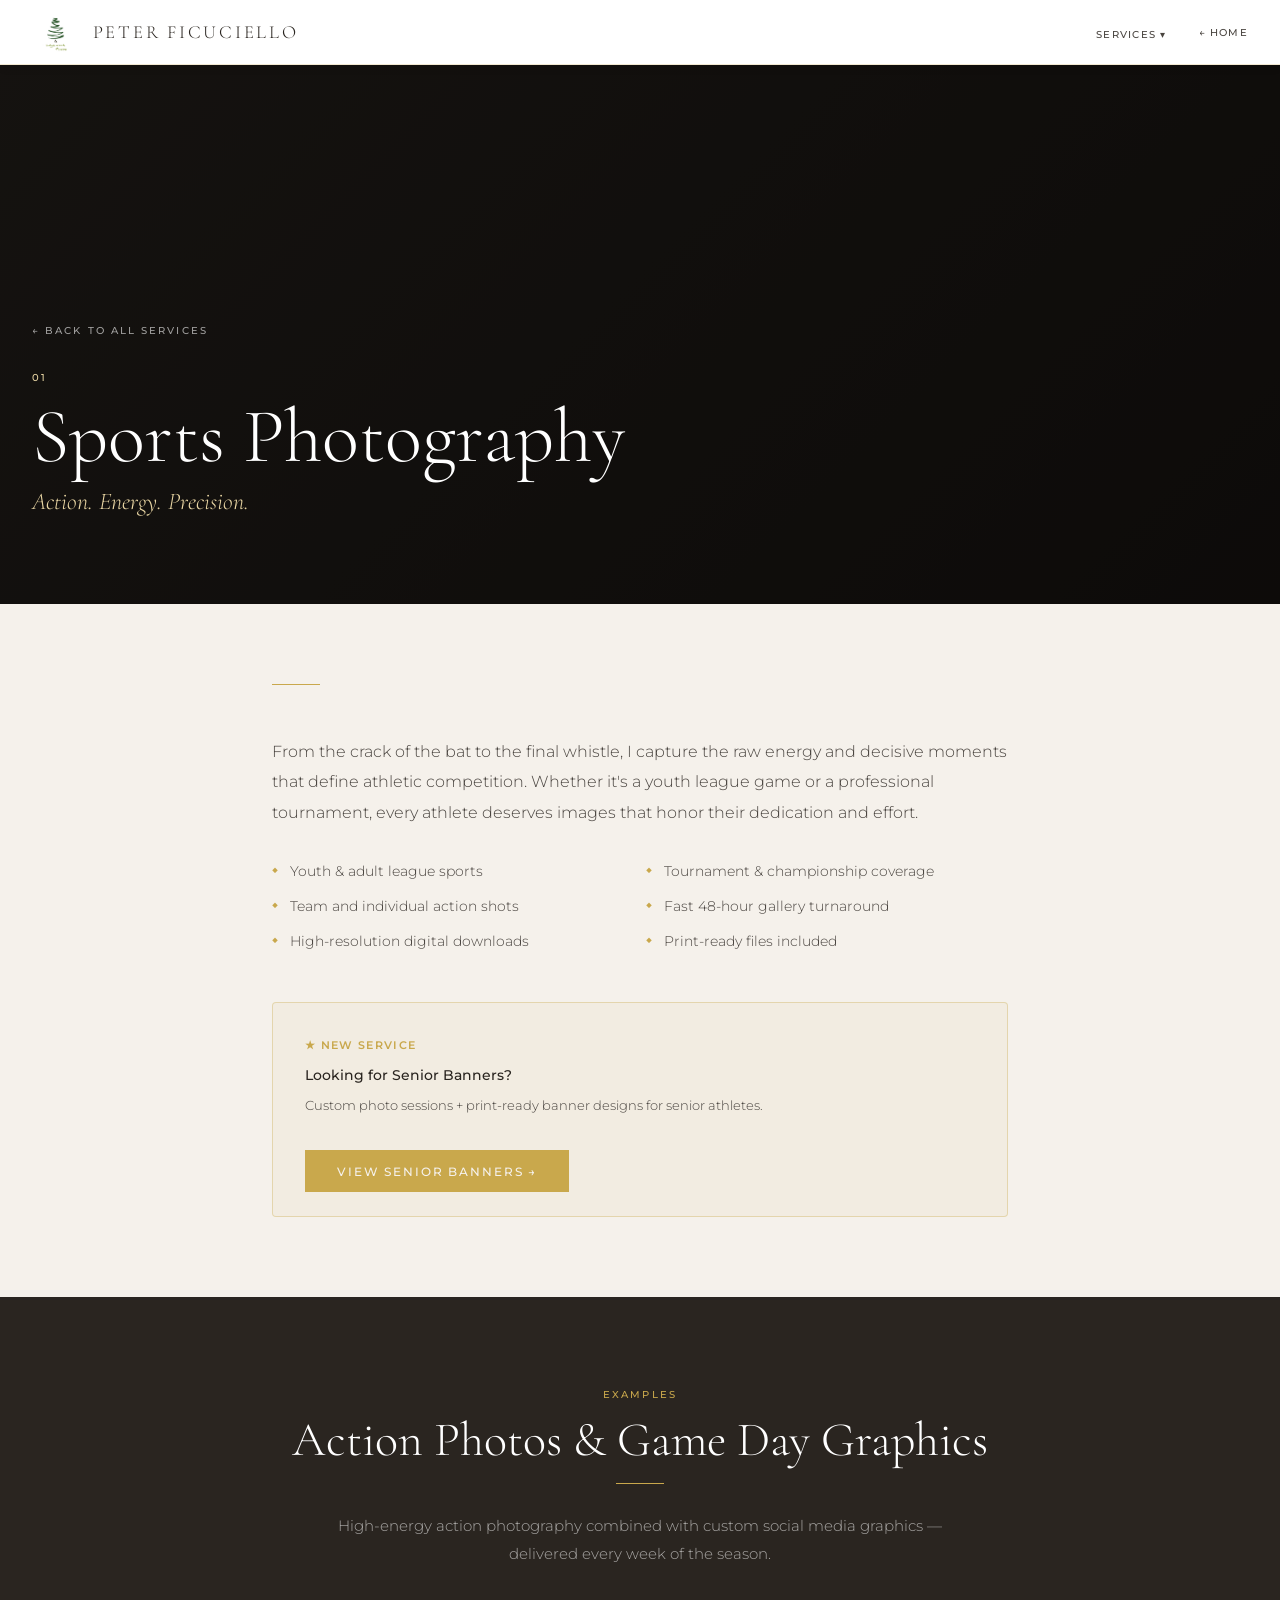
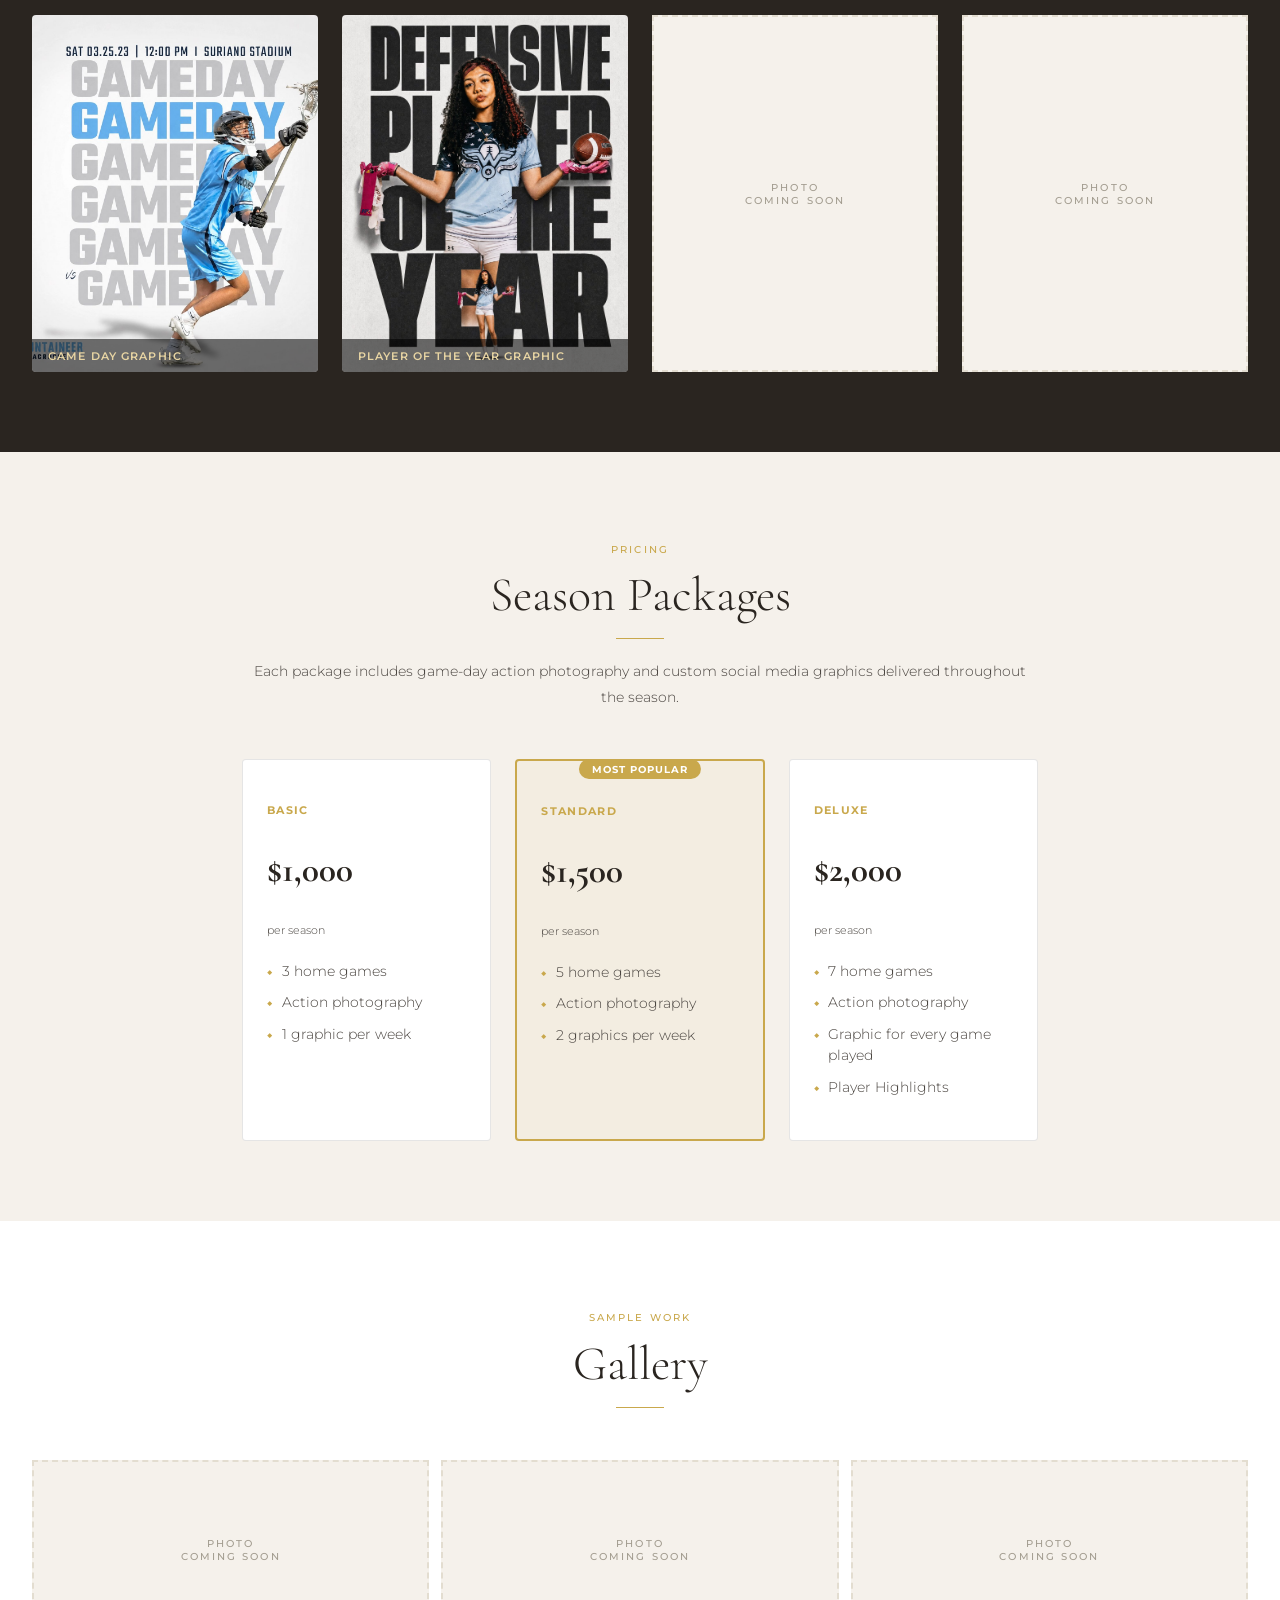
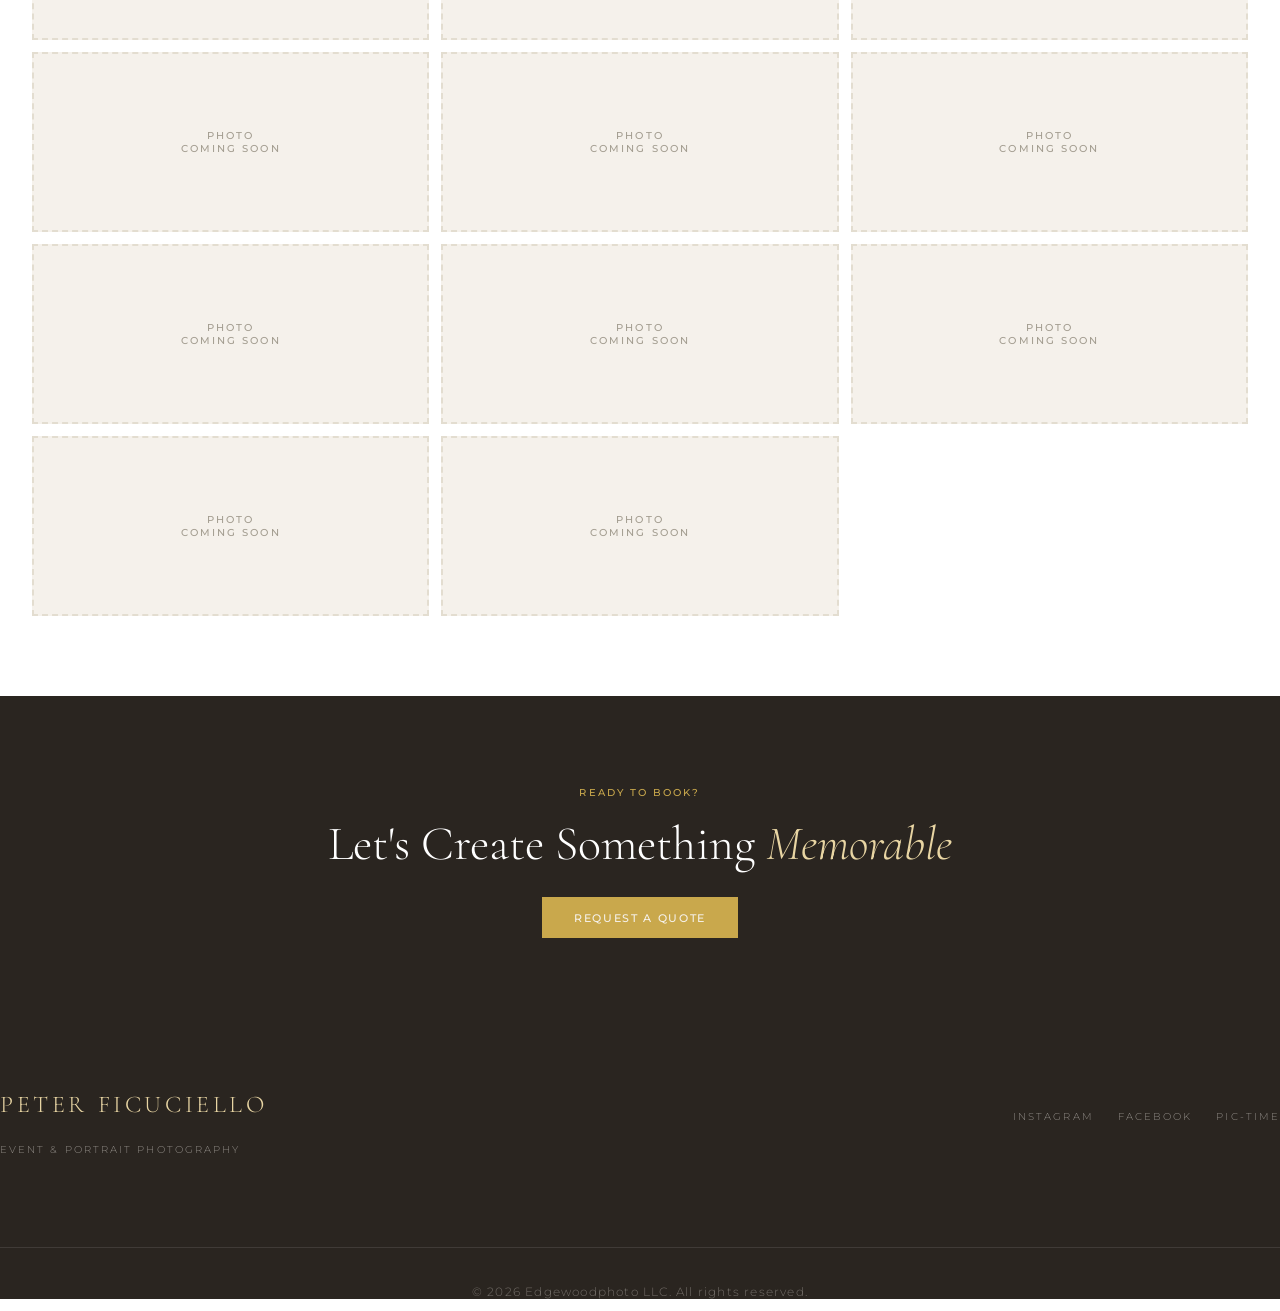
<file: peter-ficuciello-photography-site-final (2)/services/sports.html>
<!DOCTYPE html>
<html lang="en">
<head>
<meta charset="UTF-8" />
<meta name="viewport" content="width=device-width, initial-scale=1.0" />
<title>Sports Photography | Peter Ficuciello Photography</title>
<meta name="description" content="Peter Ficuciello Photography — event and portrait photography in New Jersey. Sports, galas, corporate events, milestone celebrations, and senior banners." />
<link rel="stylesheet" href="../styles.css" />
</head>
<body>
  <nav class="site-nav">
    <div class="container bar">
      <a href="../index.html" class="brand">
        <img src="../images/logo.png" alt="Edgewood Photo logo" onerror="this.style.display='none'">
        <span>PETER FICUCIELLO</span>
      </a>
      <div class="nav-links">
        <div class="services-dropdown">
          <button type="button">Services ▾</button>
          <div class="services-dropdown-menu">
          <a href="../services/sports.html">Sports Photography</a>
          <a href="../services/senior-banners.html" class="featured">★ Senior Banners</a>
          <a href="../services/portraits.html">Portrait Sessions</a>
          <a href="../services/corporate.html">Corporate & Gala</a>
          <a href="../services/milestones.html">Milestone Celebrations</a>
          </div>
        </div>
        <a href="../index.html">← Home</a>
      </div>
      <button class="mobile-toggle" onclick="document.getElementById('mobileMenu').classList.toggle('open')" aria-label="Toggle menu">
        <span></span><span></span><span></span>
      </button>
    </div>
    <div class="mobile-menu" id="mobileMenu">
      <div class="container">
        <details>
          <summary class="section-label" style="cursor:pointer;">Services</summary>
          <div style="display:flex;flex-direction:column;gap:0.75rem;margin-top:0.75rem;">
        <a href="../services/sports.html" style="padding-left:1rem;">Sports Photography</a>
        <a href="../services/senior-banners.html" style="padding-left:1rem;">★ Senior Banners</a>
        <a href="../services/portraits.html" style="padding-left:1rem;">Portrait Sessions</a>
        <a href="../services/corporate.html" style="padding-left:1rem;">Corporate & Gala</a>
        <a href="../services/milestones.html" style="padding-left:1rem;">Milestone Celebrations</a>
          </div>
        </details>
        <a href="../index.html">← Back to Home</a>
      </div>
    </div>
  </nav>
  <div class="nav-spacer"></div>

  <section class="svc-hero">
    <div class="svc-hero-overlay"></div>
    <div class="container svc-hero-content">
      <a href="../index.html" class="back-link">&larr; Back to All Services</a>
      <p class="section-label" style="color:var(--gold-light);">01</p>
      <h1 class="svc-title">Sports Photography</h1>
      <p class="svc-subtitle">Action. Energy. Precision.</p>
    </div>
  </section>

  <section style="background:var(--cream);padding:5rem 0;">
    <div class="container" style="max-width:800px;">
      <div class="gold-rule" style="margin-bottom:2rem;"></div>
      <p class="svc-desc">From the crack of the bat to the final whistle, I capture the raw energy and decisive moments that define athletic competition. Whether it's a youth league game or a professional tournament, every athlete deserves images that honor their dedication and effort.</p>
      <ul class="detail-list">
        <li><span class="diamond">&#9670;</span><p>Youth &amp; adult league sports</p></li>
        <li><span class="diamond">&#9670;</span><p>Tournament &amp; championship coverage</p></li>
        <li><span class="diamond">&#9670;</span><p>Team and individual action shots</p></li>
        <li><span class="diamond">&#9670;</span><p>Fast 48-hour gallery turnaround</p></li>
        <li><span class="diamond">&#9670;</span><p>High-resolution digital downloads</p></li>
        <li><span class="diamond">&#9670;</span><p>Print-ready files included</p></li>
      </ul>
      <div class="callout">
        <div>
          <p class="eyebrow">&#9733; New Service</p>
          <p class="headline">Looking for Senior Banners?</p>
          <p class="sub">Custom photo sessions + print-ready banner designs for senior athletes.</p>
        </div>
        <a href="senior-banners.html" class="btn-gold" style="font-size:0.78rem;white-space:nowrap;">View Senior Banners &rarr;</a>
      </div>
    </div>
  </section>

  <section style="background:var(--charcoal);padding:5rem 0;">
    <div class="container">
      <div class="section-head">
        <p class="section-label" style="color:var(--gold);">Examples</p>
        <h2 class="section-title" style="color:white;">Action Photos &amp; Game Day Graphics</h2>
        <div class="gold-rule" style="margin:0.75rem auto 0;"></div>
        <p style="font-size:0.95rem;color:rgba(255,255,255,0.6);margin-top:1.5rem;max-width:640px;margin-left:auto;margin-right:auto;line-height:1.8;font-weight:300;">High-energy action photography combined with custom social media graphics — delivered every week of the season.</p>
      </div>
      <div style="display:grid;grid-template-columns:repeat(auto-fill,minmax(280px,1fr));gap:1.5rem;">
        <div class="graphic-tile"><img src="../images/mountaineer_lax_gameday_suriano.jpg" alt="Game Day Graphic"><div class="tag"><p>Game Day Graphic</p></div></div>
        <div class="graphic-tile"><img src="../images/dpoy_graphic_fullbody.jpg" alt="Defensive Player of the Year Graphic"><div class="tag"><p>Player of the Year Graphic</p></div></div>
        <div class="placeholder-tile" style="aspect-ratio:4/5;"><p>Photo<br>Coming Soon</p></div>
        <div class="placeholder-tile" style="aspect-ratio:4/5;"><p>Photo<br>Coming Soon</p></div>
      </div>
    </div>
  </section>

  <section style="background:var(--cream);padding:5rem 0;">
    <div class="container" style="max-width:860px;">
      <div class="section-head">
        <p class="section-label">Pricing</p>
        <h2 class="section-title">Season Packages</h2>
        <div class="gold-rule" style="margin:0.75rem auto 0;"></div>
        <p style="font-size:0.9rem;color:var(--charcoal-light);margin-top:1rem;font-weight:300;line-height:1.8;">Each package includes game-day action photography and custom social media graphics delivered throughout the season.</p>
      </div>
      <div class="pricing-grid">
        <div class="pricing-card">
          <p class="plan-name">Basic</p>
          <p class="price">$1,000</p>
          <p class="per">per season</p>
          <ul>
            <li><span>&#9670;</span><p>3 home games</p></li>
            <li><span>&#9670;</span><p>Action photography</p></li>
            <li><span>&#9670;</span><p>1 graphic per week</p></li>
          </ul>
        </div>
        <div class="pricing-card highlight">
          <p class="badge">Most Popular</p>
          <p class="plan-name">Standard</p>
          <p class="price">$1,500</p>
          <p class="per">per season</p>
          <ul>
            <li><span>&#9670;</span><p>5 home games</p></li>
            <li><span>&#9670;</span><p>Action photography</p></li>
            <li><span>&#9670;</span><p>2 graphics per week</p></li>
          </ul>
        </div>
        <div class="pricing-card">
          <p class="plan-name">Deluxe</p>
          <p class="price">$2,000</p>
          <p class="per">per season</p>
          <ul>
            <li><span>&#9670;</span><p>7 home games</p></li>
            <li><span>&#9670;</span><p>Action photography</p></li>
            <li><span>&#9670;</span><p>Graphic for every game played</p></li>
            <li><span>&#9670;</span><p>Player Highlights</p></li>
          </ul>
        </div>
      </div>
    </div>
  </section>

  <section style="background:white;padding:5rem 0;">
    <div class="container">
      <div class="section-head">
        <p class="section-label">Sample Work</p>
        <h2 class="section-title">Gallery</h2>
        <div class="gold-rule" style="margin:0.75rem auto 0;"></div>
      </div>
      <div class="masonry-grid">
          <div class="masonry-item"><div class="placeholder-tile" style="min-height:180px;"><p>Photo<br>Coming Soon</p></div></div>
          <div class="masonry-item"><div class="placeholder-tile" style="min-height:180px;"><p>Photo<br>Coming Soon</p></div></div>
          <div class="masonry-item"><div class="placeholder-tile" style="min-height:180px;"><p>Photo<br>Coming Soon</p></div></div>
          <div class="masonry-item"><div class="placeholder-tile" style="min-height:180px;"><p>Photo<br>Coming Soon</p></div></div>
          <div class="masonry-item"><div class="placeholder-tile" style="min-height:180px;"><p>Photo<br>Coming Soon</p></div></div>
          <div class="masonry-item"><div class="placeholder-tile" style="min-height:180px;"><p>Photo<br>Coming Soon</p></div></div>
          <div class="masonry-item"><div class="placeholder-tile" style="min-height:180px;"><p>Photo<br>Coming Soon</p></div></div>
          <div class="masonry-item"><div class="placeholder-tile" style="min-height:180px;"><p>Photo<br>Coming Soon</p></div></div>
          <div class="masonry-item"><div class="placeholder-tile" style="min-height:180px;"><p>Photo<br>Coming Soon</p></div></div>
          <div class="masonry-item"><div class="placeholder-tile" style="min-height:180px;"><p>Photo<br>Coming Soon</p></div></div>
          <div class="masonry-item"><div class="placeholder-tile" style="min-height:180px;"><p>Photo<br>Coming Soon</p></div></div>
      </div>
    </div>
  </section>

  <section style="background:var(--charcoal);padding:5rem 0;">
    <div class="container" style="text-align:center;">
      <p class="section-label" style="color:var(--gold);margin-bottom:1rem;">Ready to Book?</p>
      <h2 class="cta-title">Let's Create Something <em>Memorable</em></h2>
      <a href="../index.html#contact" class="btn-gold" style="margin-top:1.5rem;display:inline-block;">Request a Quote</a>
    </div>
  </section>
  <footer class="site-footer">
    <div class="container inner">
      <div>
        <p class="brand-name">PETER FICUCIELLO</p>
        <p class="tagline">Event &amp; Portrait Photography</p>
      </div>
      <div class="footer-links">
        <a href="https://www.instagram.com/edgewood_photo" target="_blank" rel="noopener noreferrer">Instagram</a>
        <a href="https://www.facebook.com/edgewoodphoto" target="_blank" rel="noopener noreferrer">Facebook</a>
        <a href="https://edgewoodphoto.pic-time.com/client" target="_blank" rel="noopener noreferrer">Pic-Time</a>
      </div>
    </div>
    <div class="container footer-bottom">
      <p>&copy; 2026 Edgewoodphoto LLC. All rights reserved.</p>
    </div>
  </footer>

</body>
</html>
</file>
<file: peter-ficuciello-photography-site-final (2)/styles.css>
/* ============================================================
   Peter Ficuciello Photography — shared stylesheet
   Design: elegant cream / gold / charcoal, editorial photography site
   Fonts: Cormorant Garamond (display), Montserrat (body)
   ============================================================ */

@import url('https://fonts.googleapis.com/css2?family=Cormorant+Garamond:ital,wght@0,300;0,500;0,600;1,300&family=Montserrat:wght@300;400;500;600;700&display=swap');

:root {
  --gold: #c9a84c;
  --gold-light: #e8d5a3;
  --cream: #f5f1eb;
  --cream-dark: #ede8e0;
  --charcoal: #2a2520;
  --charcoal-light: #4a4540;
  --border: #e3ddd0;
  --white: #ffffff;
}

* { box-sizing: border-box; }

html, body {
  margin: 0;
  padding: 0;
}

body {
  font-family: 'Montserrat', sans-serif;
  font-weight: 300;
  color: var(--charcoal);
  background: var(--white);
  -webkit-font-smoothing: antialiased;
}

h1, h2, h3, h4 {
  font-family: 'Cormorant Garamond', serif;
  margin: 0;
}

a { text-decoration: none; color: inherit; }
img { max-width: 100%; display: block; }
button { font-family: inherit; cursor: pointer; }

.container {
  width: 100%;
  max-width: 1280px;
  margin: 0 auto;
  padding: 0 1rem;
}
@media (min-width: 640px) { .container { padding: 0 1.5rem; } }
@media (min-width: 1024px) { .container { padding: 0 2rem; } }

.gold-rule {
  width: 3rem;
  height: 1px;
  background: var(--gold);
  display: inline-block;
}

.section-label {
  font-family: 'Montserrat', sans-serif;
  font-size: 0.65rem;
  font-weight: 500;
  letter-spacing: 0.2em;
  text-transform: uppercase;
  color: var(--gold);
}

.btn-gold {
  font-family: 'Montserrat', sans-serif;
  font-size: 0.7rem;
  font-weight: 500;
  letter-spacing: 0.15em;
  text-transform: uppercase;
  padding: 0.85rem 2rem;
  background: var(--gold);
  color: var(--cream);
  border: none;
  transition: all 0.3s ease;
  display: inline-block;
}
.btn-gold:hover { background: var(--charcoal); color: var(--gold-light); }

.btn-outline-gold {
  font-family: 'Montserrat', sans-serif;
  font-size: 0.7rem;
  font-weight: 500;
  letter-spacing: 0.15em;
  text-transform: uppercase;
  padding: 0.85rem 2rem;
  background: transparent;
  color: var(--cream);
  border: 1px solid rgba(201, 168, 76, 0.6);
  transition: all 0.3s ease;
  display: inline-block;
}
.btn-outline-gold:hover { background: rgba(201, 168, 76, 0.15); border-color: var(--gold); color: var(--gold-light); }

.service-card {
  background: white;
  border: 1px solid var(--border);
  padding: 2rem;
  transition: all 0.3s ease;
  text-decoration: none;
  display: block;
  position: relative;
  overflow: hidden;
}
.service-card::after {
  content: '';
  position: absolute;
  bottom: 0; left: 0;
  width: 0; height: 2px;
  background: var(--gold);
  transition: width 0.3s ease;
}
.service-card:hover { transform: translateY(-4px); box-shadow: 0 12px 40px rgba(0,0,0,0.1); }
.service-card:hover::after { width: 100%; }

.masonry-grid { columns: 3; column-gap: 0.75rem; }
@media (max-width: 768px) { .masonry-grid { columns: 2; } }
@media (max-width: 480px) { .masonry-grid { columns: 1; } }
.masonry-item { break-inside: avoid; margin-bottom: 0.75rem; overflow: hidden; }
.masonry-item img { width: 100%; display: block; transition: transform 0.5s ease; }
.masonry-item:hover img { transform: scale(1.03); }

.services-feature-photo {
  background: var(--cream);
}
.services-feature-photo img {
  width: 100%;
  height: auto;
  object-fit: contain;
  object-position: center;
  display: block;
}

.placeholder-tile {
  min-height: 220px;
  background: var(--cream);
  border: 2px dashed var(--border);
  display: flex;
  align-items: center;
  justify-content: center;
  text-align: center;
  padding: 1.5rem;
}
.placeholder-tile p {
  font-family: 'Montserrat', sans-serif;
  font-size: 0.65rem;
  font-weight: 500;
  letter-spacing: 0.2em;
  text-transform: uppercase;
  color: #a39d90;
}

/* ── Nav ── */
.site-nav {
  position: fixed;
  top: 0; left: 0; right: 0;
  z-index: 50;
  background: white;
  border-bottom: 1px solid rgba(201,168,76,0.25);
  box-shadow: 0 1px 12px rgba(0,0,0,0.06);
}
.site-nav .bar {
  display: flex;
  align-items: center;
  justify-content: space-between;
  height: 64px;
}
.brand { display: flex; align-items: center; gap: 0.75rem; }
.brand img { height: 44px; width: auto; }
.brand span {
  font-family: 'Cormorant Garamond', serif;
  font-weight: 300;
  letter-spacing: 0.15em;
  font-size: 1.15rem;
  color: var(--charcoal);
}
.nav-links { display: none; align-items: center; gap: 2rem; }
@media (min-width: 768px) { .nav-links { display: flex; } }
.nav-links a, .nav-links button {
  background: none; border: none; padding: 0;
  color: var(--charcoal-light);
  font-family: 'Montserrat', sans-serif;
  font-size: 0.65rem;
  font-weight: 500;
  letter-spacing: 0.12em;
  text-transform: uppercase;
  transition: color 0.2s;
}
.nav-links a:hover, .nav-links button:hover { color: var(--gold); }

.services-dropdown { position: relative; }
.services-dropdown-menu {
  position: absolute;
  top: calc(100% + 12px);
  left: 50%;
  transform: translateX(-50%);
  background: white;
  border: 1px solid rgba(201,168,76,0.25);
  box-shadow: 0 8px 32px rgba(0,0,0,0.12);
  border-radius: 2px;
  min-width: 200px;
  z-index: 100;
  display: none;
  overflow: hidden;
}
.services-dropdown:hover .services-dropdown-menu,
.services-dropdown:focus-within .services-dropdown-menu { display: block; }
.services-dropdown-menu a {
  display: block;
  padding: 0.75rem 1.25rem;
  font-size: 0.7rem;
  letter-spacing: 0.1em;
  text-transform: uppercase;
  color: var(--charcoal);
  border-top: 1px solid rgba(201,168,76,0.12);
}
.services-dropdown-menu a:first-child { border-top: none; }
.services-dropdown-menu a:hover { background: var(--cream); color: var(--gold); }
.services-dropdown-menu a.featured { color: var(--gold); font-weight: 600; }

.mobile-toggle { display: flex; flex-direction: column; gap: 5px; padding: 0.5rem; background: none; border: none; }
@media (min-width: 768px) { .mobile-toggle { display: none; } }
.mobile-toggle span { display: block; width: 20px; height: 1px; background: var(--charcoal); }

.mobile-menu { display: none; background: var(--cream); border-top: 1px solid var(--border); }
.mobile-menu.open { display: block; }
.mobile-menu .container { padding-top: 1rem; padding-bottom: 1rem; display: flex; flex-direction: column; gap: 1rem; }
.mobile-menu a, .mobile-menu button { text-align: left; background: none; border: none; }

.nav-spacer { height: 64px; }

/* ── Footer ── */
.site-footer { background: var(--charcoal); color: var(--cream); }
.site-footer .inner {
  padding: 3rem 0;
  display: flex;
  flex-direction: column;
  align-items: center;
  gap: 1.5rem;
  text-align: center;
}
@media (min-width: 768px) {
  .site-footer .inner { flex-direction: row; justify-content: space-between; text-align: left; }
}
.site-footer .brand-name {
  font-family: 'Cormorant Garamond', serif;
  font-size: 1.5rem;
  letter-spacing: 0.15em;
  color: var(--gold-light);
  font-weight: 300;
}
.site-footer .tagline { font-size: 0.65rem; letter-spacing: 0.2em; text-transform: uppercase; color: rgba(245,241,235,0.5); margin-top: 0.25rem; }
.footer-links { display: flex; gap: 1.5rem; }
.footer-links a { font-size: 0.65rem; letter-spacing: 0.2em; text-transform: uppercase; color: rgba(245,241,235,0.5); }
.footer-links a:hover { color: var(--gold); }
.footer-bottom { border-top: 1px solid rgba(255,255,255,0.1); margin-top: 2rem; padding-top: 1.5rem; text-align: center; }
.footer-bottom p { font-size: 0.75rem; color: rgba(245,241,235,0.35); letter-spacing: 0.1em; }

/* ── Service page hero ── */
.svc-hero {
  position: relative;
  min-height: 60vh;
  display: flex;
  align-items: flex-end;
  padding-bottom: 4rem;
  background: linear-gradient(135deg, var(--charcoal) 0%, #1a1613 100%);
  background-size: cover;
  background-position: center;
}
.svc-hero-overlay { position: absolute; inset: 0; background: rgba(0,0,0,0.5); }
.svc-hero-content { position: relative; z-index: 1; }
.back-link {
  display: inline-block;
  margin-bottom: 1.5rem;
  font-family: 'Montserrat', sans-serif;
  font-size: 0.65rem;
  font-weight: 500;
  letter-spacing: 0.2em;
  text-transform: uppercase;
  color: rgba(255,255,255,0.6);
}
.back-link:hover { color: white; }
.svc-title {
  font-size: clamp(2.5rem, 6vw, 5rem);
  font-weight: 300;
  color: white;
  line-height: 1.1;
}
.svc-subtitle {
  font-family: 'Cormorant Garamond', serif;
  font-size: 1.5rem;
  font-weight: 300;
  font-style: italic;
  color: var(--gold-light);
  margin-top: 0.5rem;
}
.svc-desc { font-size: 1rem; color: var(--charcoal-light); line-height: 1.9; font-weight: 300; margin-bottom: 2rem; }
.detail-list { list-style: none; margin: 0; padding: 0; display: grid; grid-template-columns: 1fr; gap: 0.75rem; }
@media (min-width: 640px) { .detail-list { grid-template-columns: 1fr 1fr; } }
.detail-list li { display: flex; align-items: flex-start; gap: 0.75rem; }
.detail-list .diamond { color: var(--gold); margin-top: 4px; font-size: 0.6rem; }
.detail-list p { font-size: 0.85rem; color: var(--charcoal-light); line-height: 1.7; font-weight: 300; margin: 0; }

.section-head { text-align: center; margin-bottom: 3rem; }
.section-title { font-size: clamp(1.8rem, 4vw, 3rem); font-weight: 300; color: var(--charcoal); }
.cta-title { font-size: clamp(2rem, 4vw, 3rem); font-weight: 300; color: white; }
.cta-title em { font-style: italic; color: var(--gold-light); }

/* ── Home hero ── */
.home-hero {
  position: relative;
  min-height: calc(100vh - 64px);
  display: flex;
  align-items: center;
  justify-content: center;
  overflow: hidden;
  text-align: center;
}
.home-hero-bg {
  position: absolute; inset: 0;
  background-size: cover;
  background-position: center;
  animation: kenBurns 22s ease-in-out infinite;
}
@keyframes kenBurns {
  0%   { transform: scale(1.0); }
  50%  { transform: scale(1.06); }
  100% { transform: scale(1.0); }
}
.home-hero-overlay {
  position: absolute; inset: 0;
  background: linear-gradient(to bottom, rgba(0,0,0,0.3) 0%, rgba(0,0,0,0.45) 60%, rgba(0,0,0,0.72) 100%);
}
.home-hero-content { position: relative; z-index: 1; padding: 0 1rem; }
.home-hero h1 {
  font-size: clamp(3rem, 8vw, 6rem);
  font-weight: 300;
  color: white;
  line-height: 1.1;
  letter-spacing: 0.02em;
  margin: 1.5rem 0 1rem;
}
.home-hero h1 em { color: var(--gold-light); font-style: italic; }
.hero-actions { display: flex; flex-direction: column; gap: 1rem; justify-content: center; margin-top: 2rem; }
@media (min-width: 640px) { .hero-actions { flex-direction: row; } }
.scroll-indicator {
  position: absolute; bottom: 2rem; left: 50%; transform: translateX(-50%);
  display: flex; flex-direction: column; align-items: center; gap: 0.5rem;
  color: rgba(255,255,255,0.5);
}
.scroll-indicator .line { width: 1px; height: 40px; background: rgba(201,168,76,0.5); }

/* ── Services grid ── */
.services-top { display: flex; flex-direction: column; gap: 2.5rem; align-items: flex-end; margin-bottom: 3rem; }
@media (min-width: 1024px) { .services-top { flex-direction: row; } }
.services-top > div { flex: 1; }
.services-cards { display: grid; grid-template-columns: 1fr; gap: 1rem; }
@media (min-width: 640px) { .services-cards { grid-template-columns: 1fr 1fr; } }
@media (min-width: 1024px) { .services-cards { grid-template-columns: repeat(5, 1fr); } }
.services-cards .num { font-size: 0.65rem; font-weight: 500; letter-spacing: 0.2em; text-transform: uppercase; color: var(--gold); margin-bottom: 0.5rem; }
.services-cards h3 { font-size: 1.2rem; font-weight: 500; color: var(--charcoal); margin-bottom: 0.5rem; }
.services-cards p.desc { font-size: 0.78rem; color: var(--charcoal-light); line-height: 1.7; font-weight: 300; }
.services-cards .view-link { font-size: 0.65rem; font-weight: 500; letter-spacing: 0.2em; text-transform: uppercase; color: var(--gold); margin-top: 1rem; display: block; }

/* ── About ── */
.about-flex { display: flex; flex-direction: column; gap: 4rem; align-items: center; }
@media (min-width: 1024px) { .about-flex { flex-direction: row; } }
.about-flex > div:first-child { flex: 3; }
.about-flex > div:last-child { flex: 2; display: flex; justify-content: center; }
.stats-row { display: flex; gap: 2.5rem; }
.stats-row .stat { text-align: center; }
.stats-row .stat .num { font-family: 'Cormorant Garamond', serif; font-size: 2.5rem; font-weight: 300; color: var(--gold); }
.about-photo-frame { max-width: 340px; width: 100%; }

/* ── Contact form ── */
.contact-form { display: flex; flex-direction: column; gap: 1rem; }
.form-row { display: grid; grid-template-columns: 1fr; gap: 1rem; }
@media (min-width: 640px) { .form-row { grid-template-columns: 1fr 1fr; } }
.contact-form label { font-family: 'Montserrat', sans-serif; font-size: 0.65rem; font-weight: 500; letter-spacing: 0.2em; text-transform: uppercase; color: var(--charcoal-light); display: block; margin-bottom: 0.5rem; }
.contact-form input, .contact-form select, .contact-form textarea {
  width: 100%; padding: 0.75rem 1rem; font-size: 0.875rem;
  border: 1px solid var(--border); background: var(--cream);
  font-family: 'Montserrat', sans-serif; outline: none; color: var(--charcoal);
  box-sizing: border-box;
}
.contact-form textarea { resize: none; }

/* ── Pricing cards ── */
.pricing-grid { display: grid; grid-template-columns: repeat(auto-fill, minmax(240px, 1fr)); gap: 1.5rem; }
.pricing-card { border: 1px solid rgba(0,0,0,0.1); border-radius: 4px; padding: 2rem 1.5rem; background: white; position: relative; }
.pricing-card.highlight { border: 2px solid var(--gold); background: rgba(201,168,76,0.06); }
.pricing-card .badge { position: absolute; top: -0.75rem; left: 50%; transform: translateX(-50%); background: var(--gold); color: white; font-size: 0.65rem; font-weight: 700; letter-spacing: 0.1em; text-transform: uppercase; padding: 0.2rem 0.8rem; border-radius: 20px; white-space: nowrap; }
.pricing-card .plan-name { font-size: 0.7rem; font-weight: 700; color: var(--gold); letter-spacing: 0.12em; text-transform: uppercase; margin-bottom: 0.5rem; }
.pricing-card .price { font-family: 'Cormorant Garamond', serif; font-size: 2.2rem; font-weight: 700; color: var(--charcoal); line-height: 1; }
.pricing-card .per { font-size: 0.7rem; color: var(--charcoal-light); margin-bottom: 1.5rem; font-weight: 300; }
.pricing-card ul { list-style: none; margin: 0; padding: 0; }
.pricing-card li { display: flex; align-items: flex-start; gap: 0.6rem; margin-bottom: 0.6rem; }
.pricing-card li span { color: var(--gold); font-size: 0.55rem; margin-top: 5px; }
.pricing-card li p { font-size: 0.85rem; color: var(--charcoal-light); font-weight: 300; line-height: 1.6; margin: 0; }

/* ── Graphic tile with label ── */
.graphic-tile { position: relative; border-radius: 4px; overflow: hidden; aspect-ratio: 4/5; }
.graphic-tile img { width: 100%; height: 100%; object-fit: cover; }
.graphic-tile .tag { position: absolute; bottom: 0; left: 0; right: 0; padding: 0.6rem 1rem; background: rgba(0,0,0,0.55); }
.graphic-tile .tag p { font-size: 0.7rem; color: var(--gold-light); font-weight: 600; letter-spacing: 0.1em; text-transform: uppercase; margin: 0; }

/* ── Cross-link callout ── */
.callout {
  margin-top: 3rem; padding: 1.5rem 2rem; border: 1px solid rgba(201,168,76,0.35);
  border-radius: 4px; background: rgba(201,168,76,0.06);
  display: flex; align-items: center; justify-content: space-between; gap: 1.5rem; flex-wrap: wrap;
}
.callout .eyebrow { font-size: 0.7rem; font-weight: 600; color: var(--gold); letter-spacing: 0.12em; text-transform: uppercase; margin-bottom: 0.3rem; }
.callout .headline { font-size: 0.9rem; color: var(--charcoal); font-weight: 500; }
.callout .sub { font-size: 0.8rem; color: var(--charcoal-light); font-weight: 300; margin-top: 0.2rem; }
</file>
